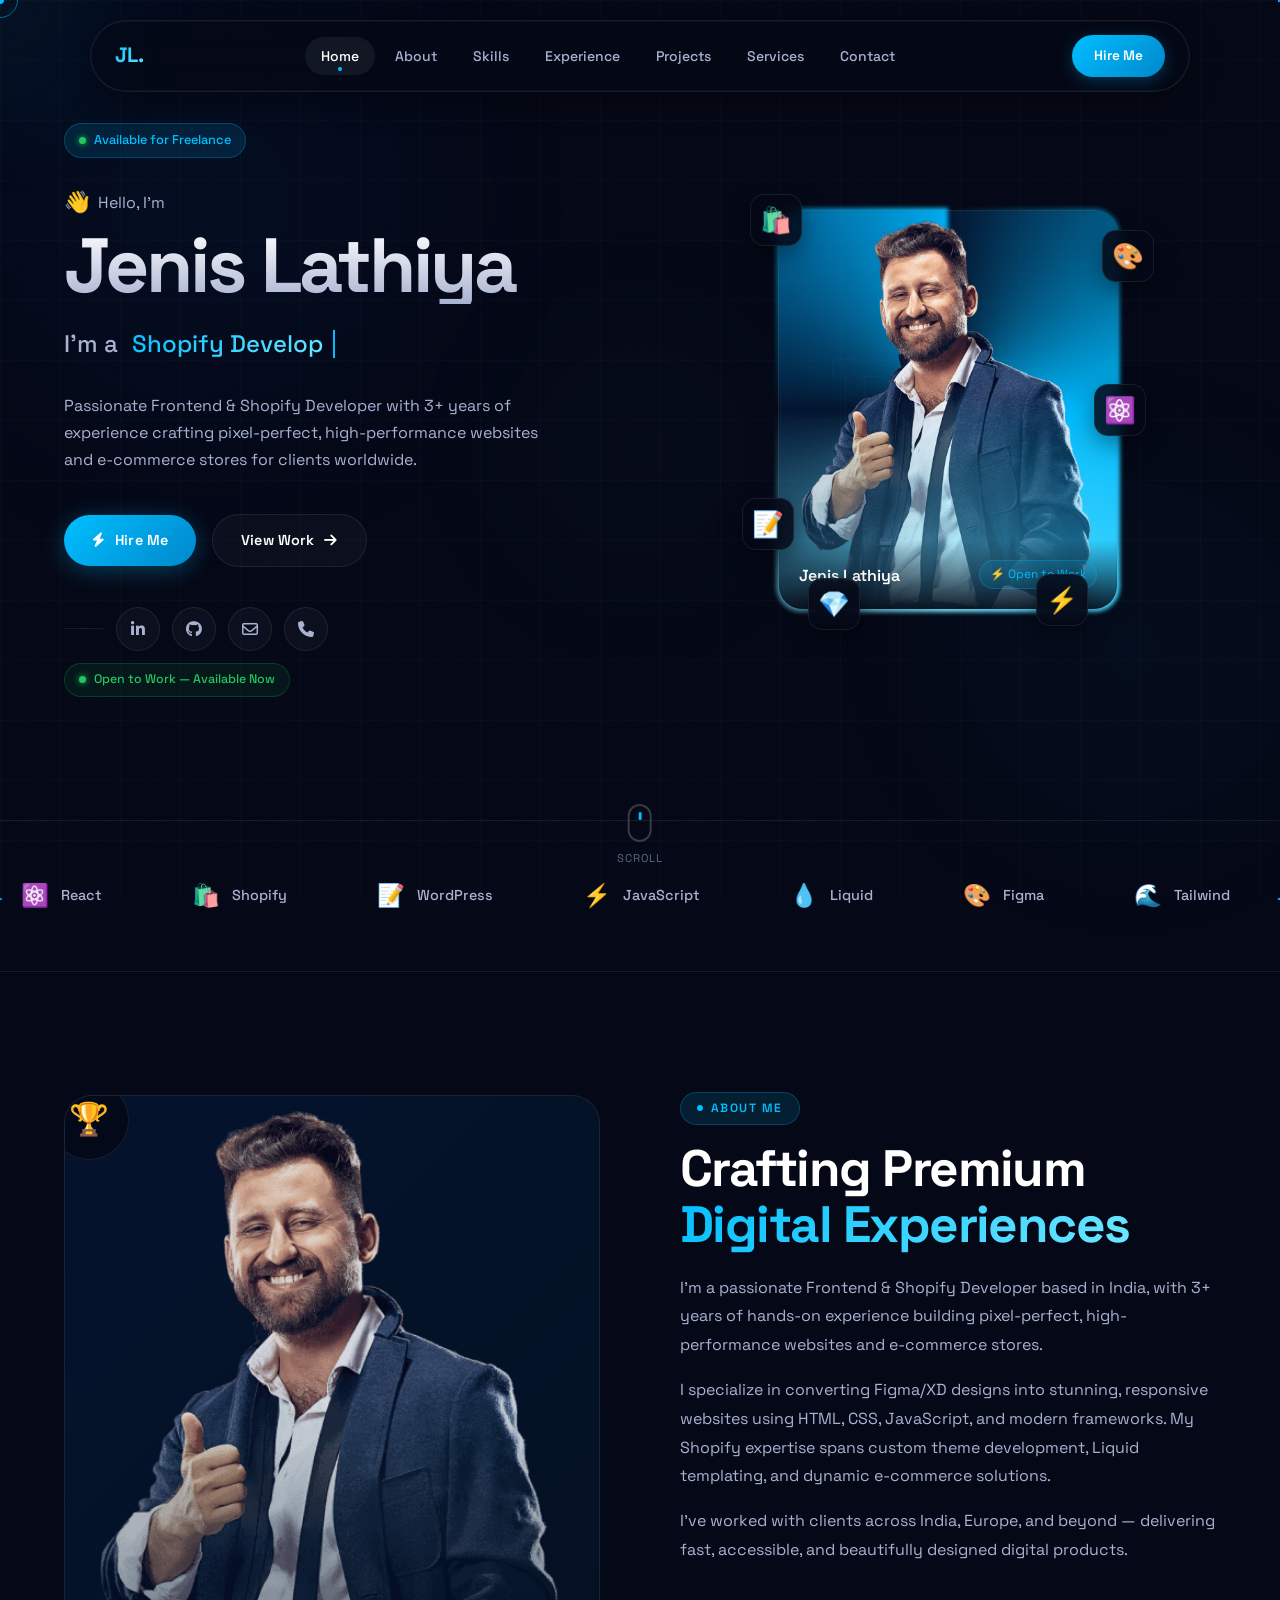
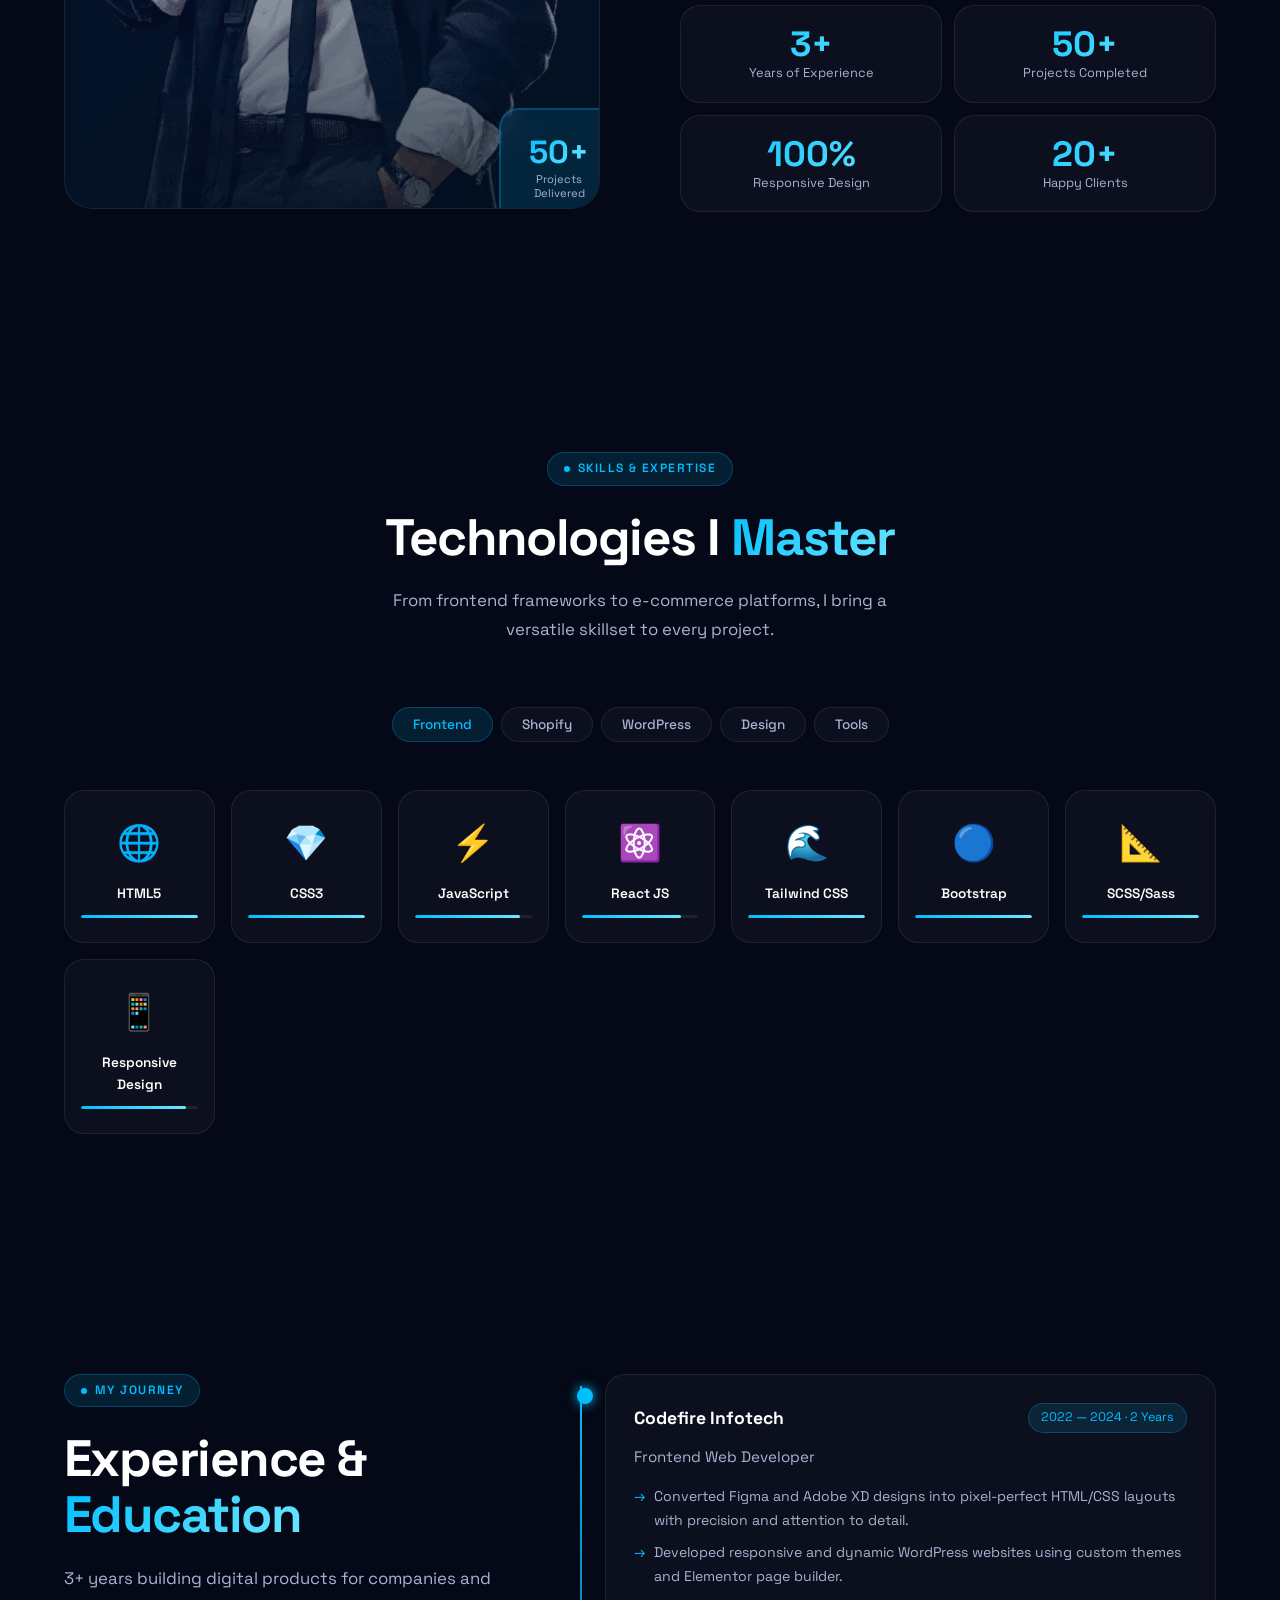
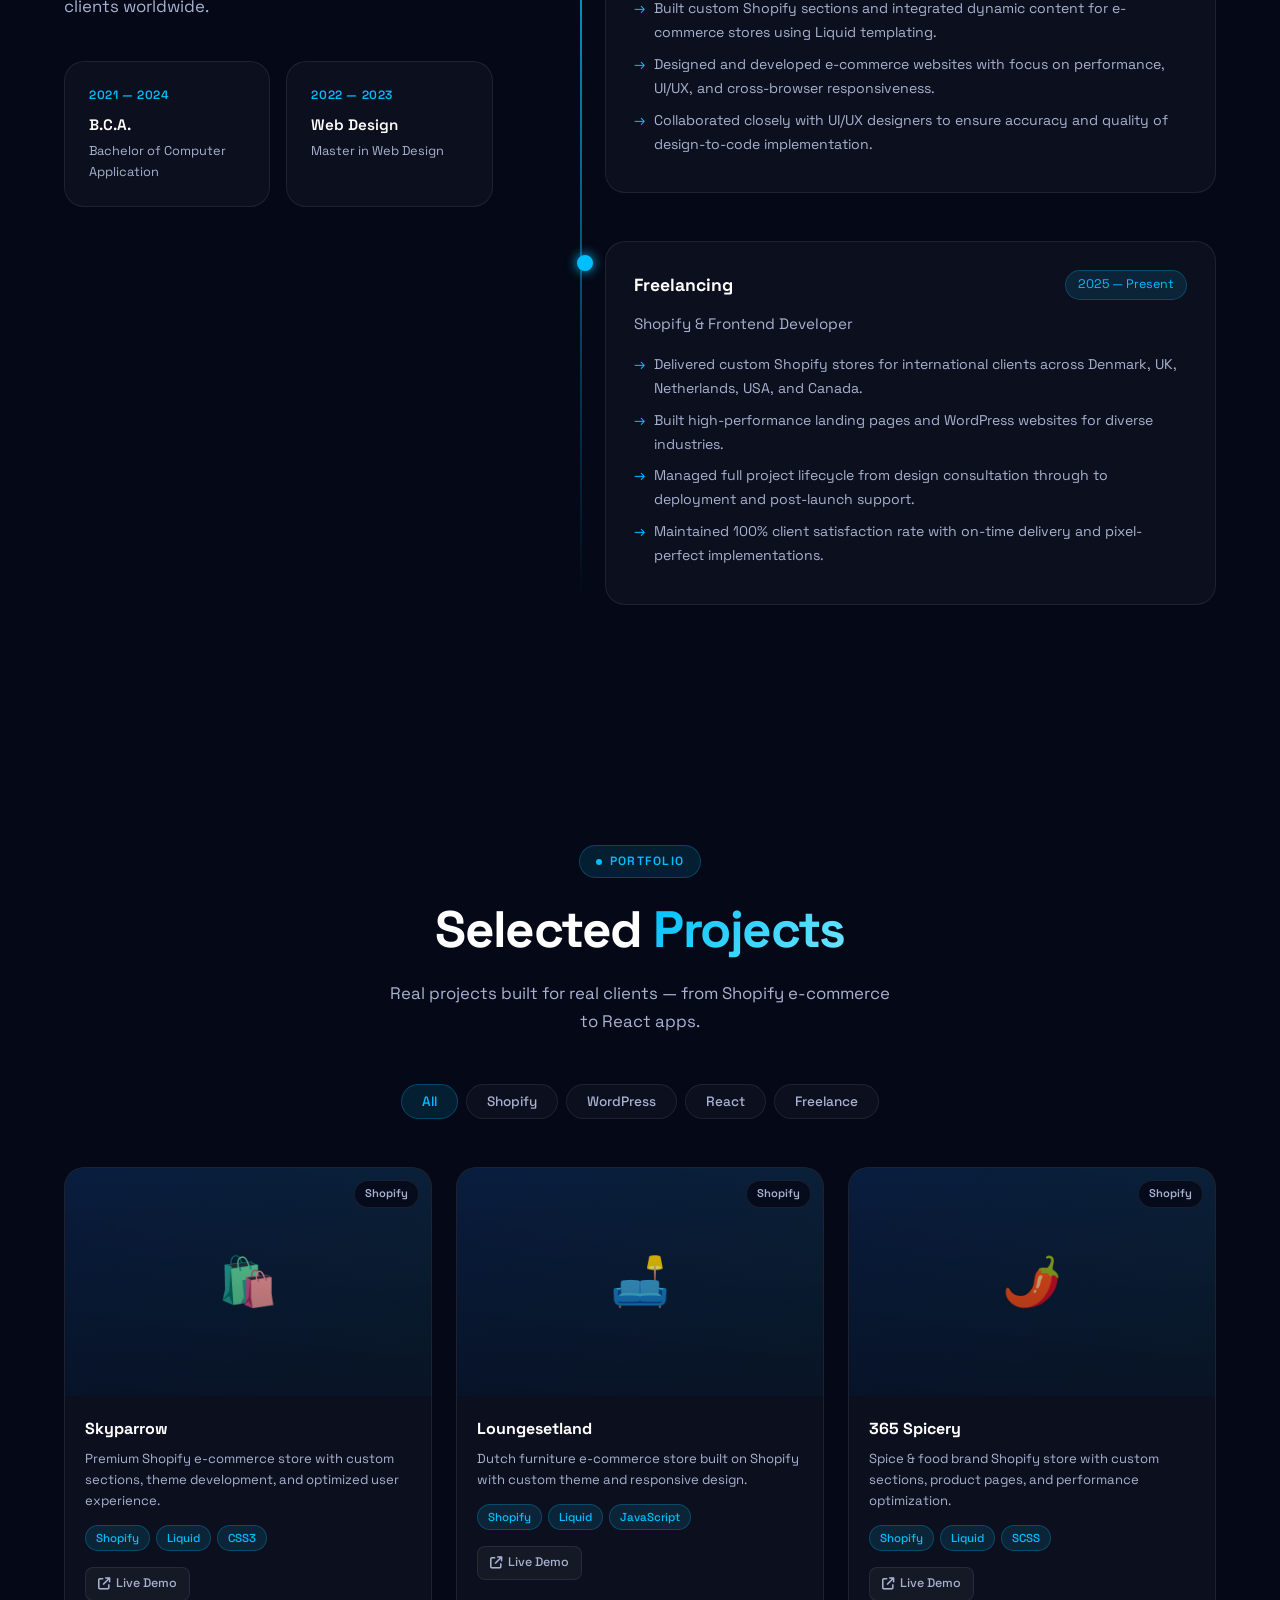
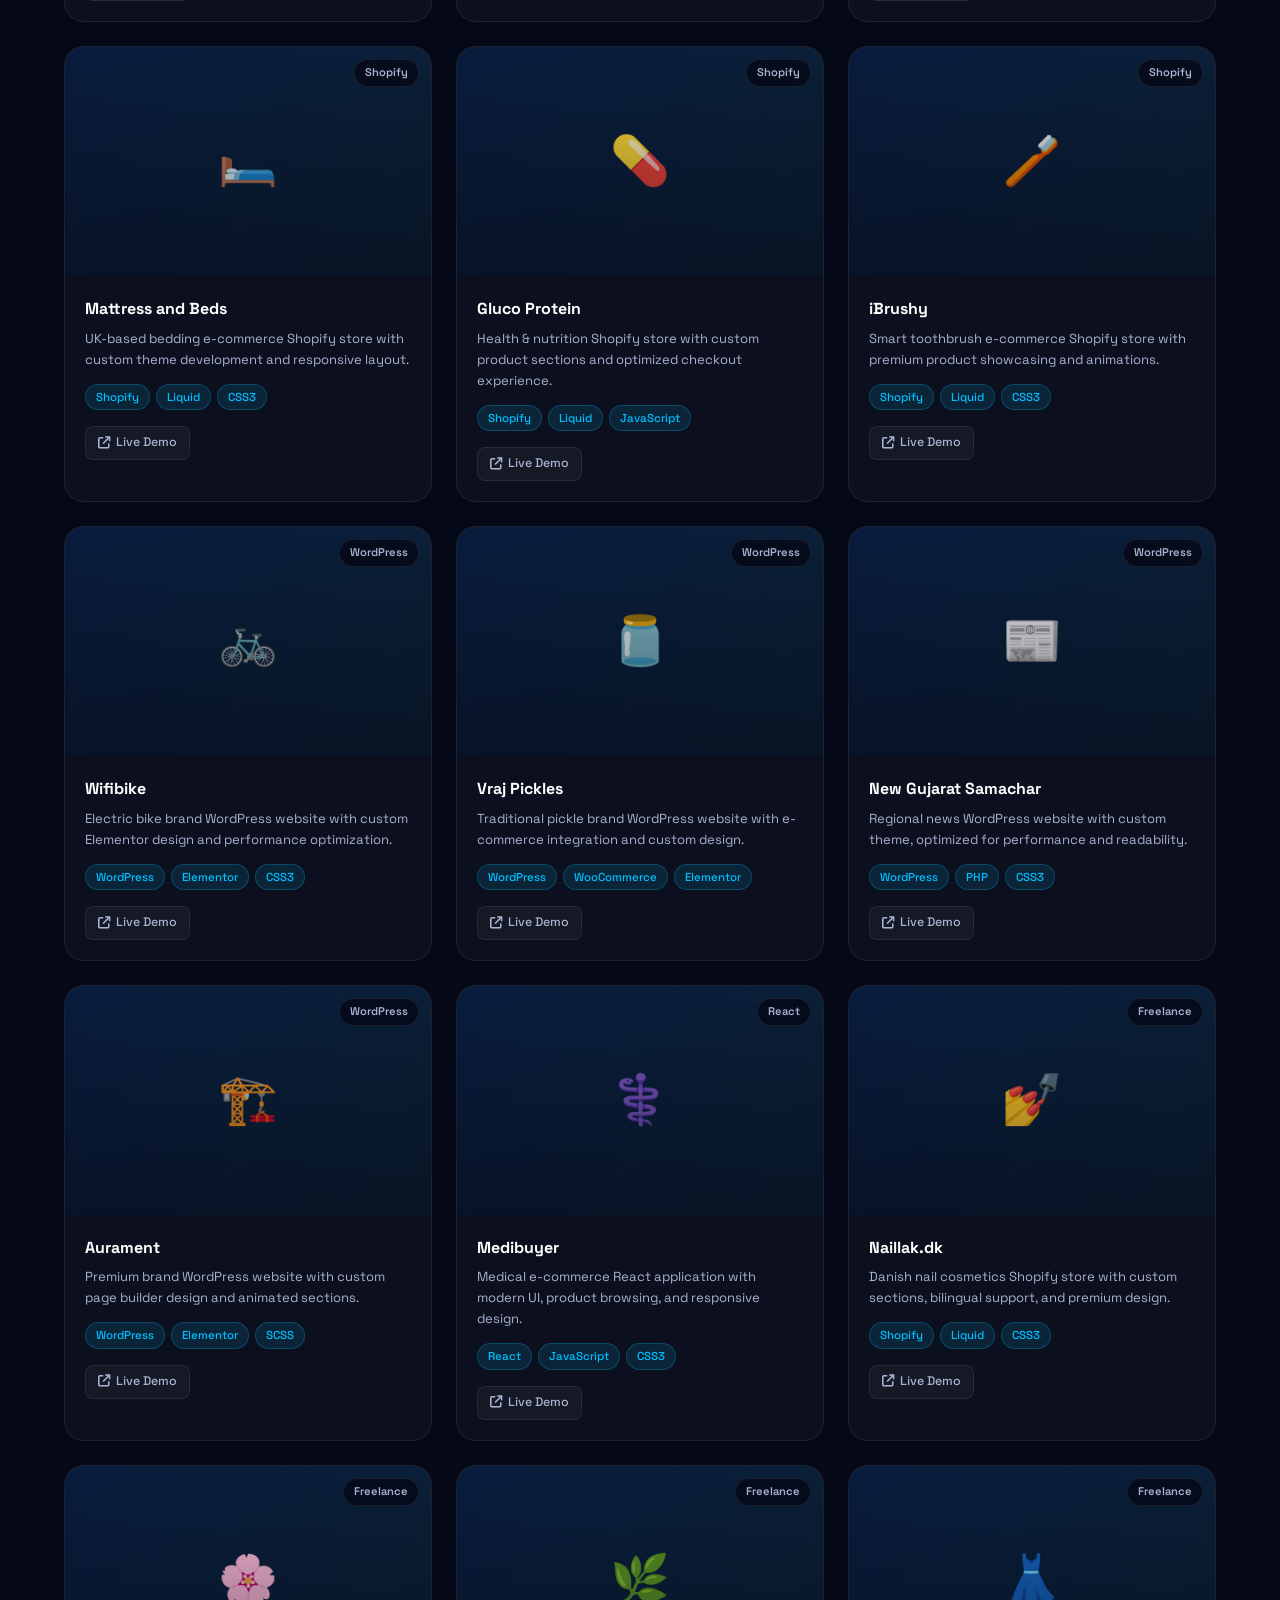
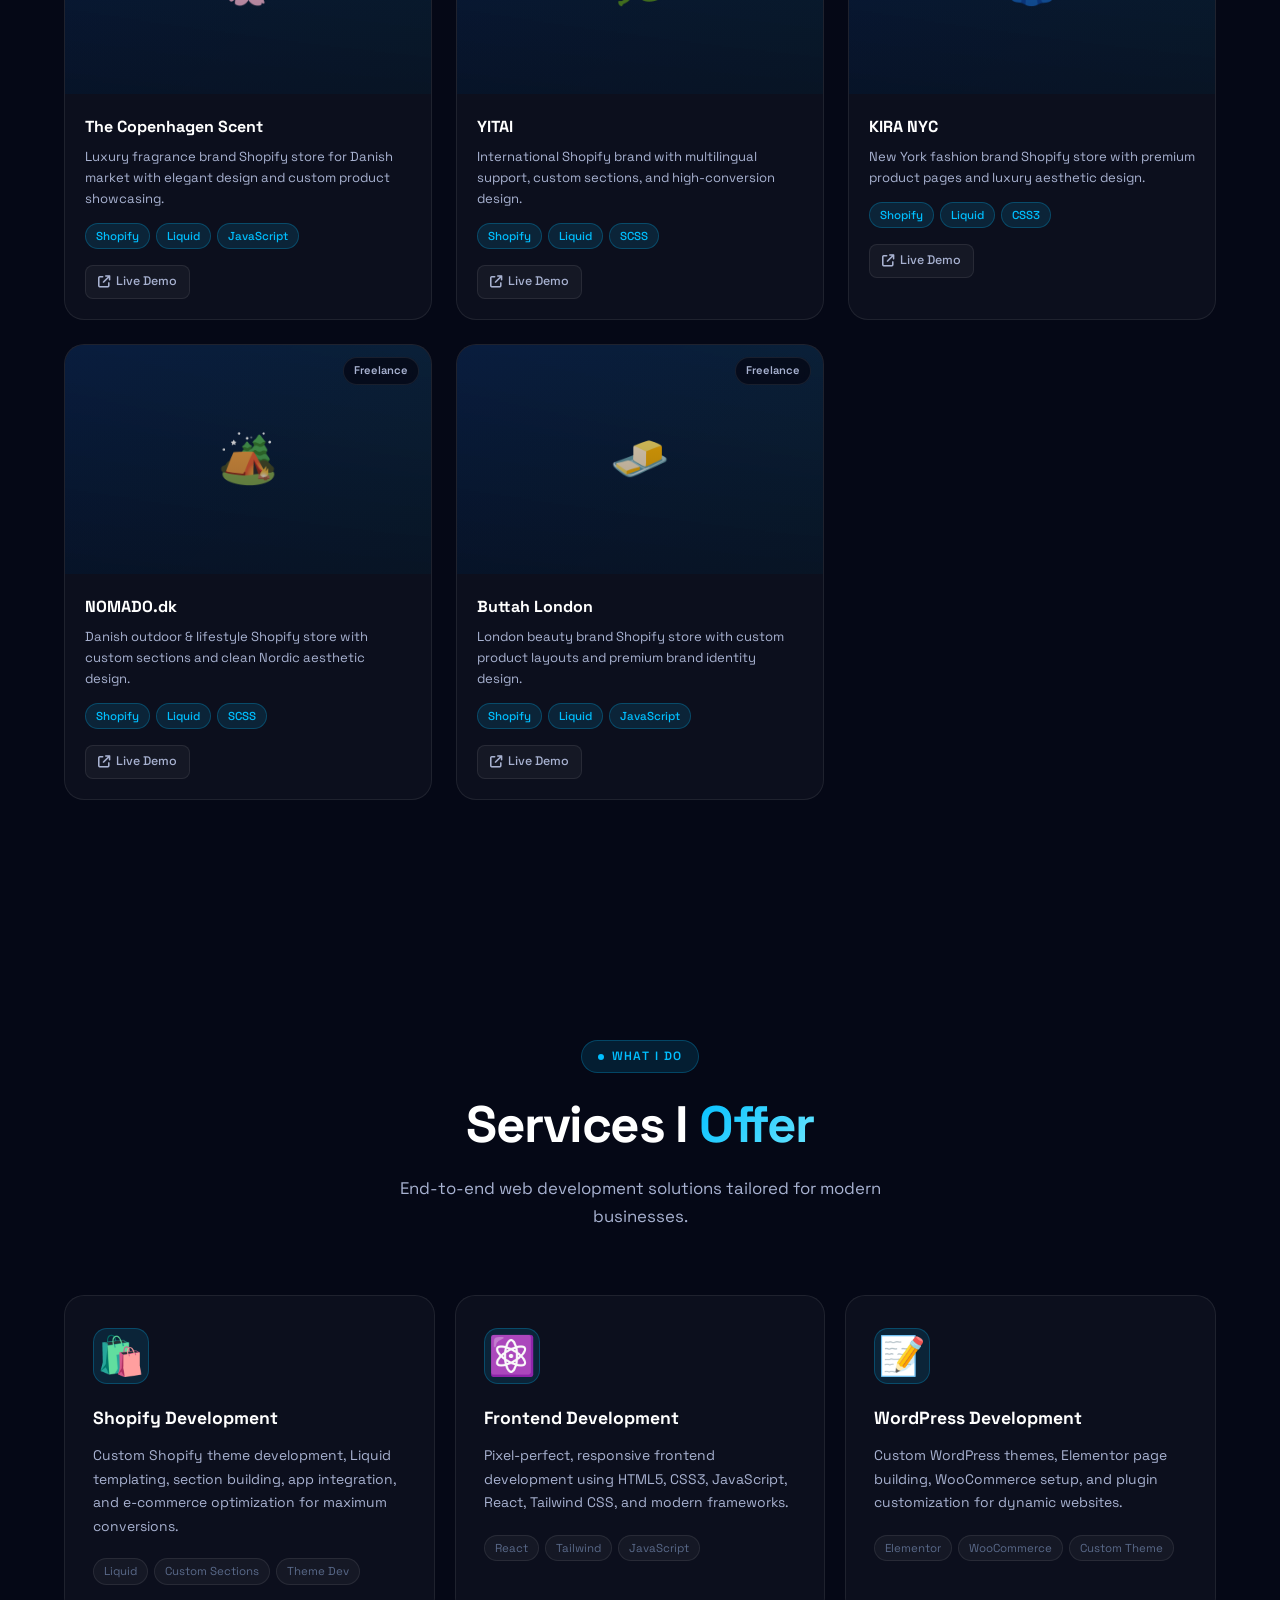
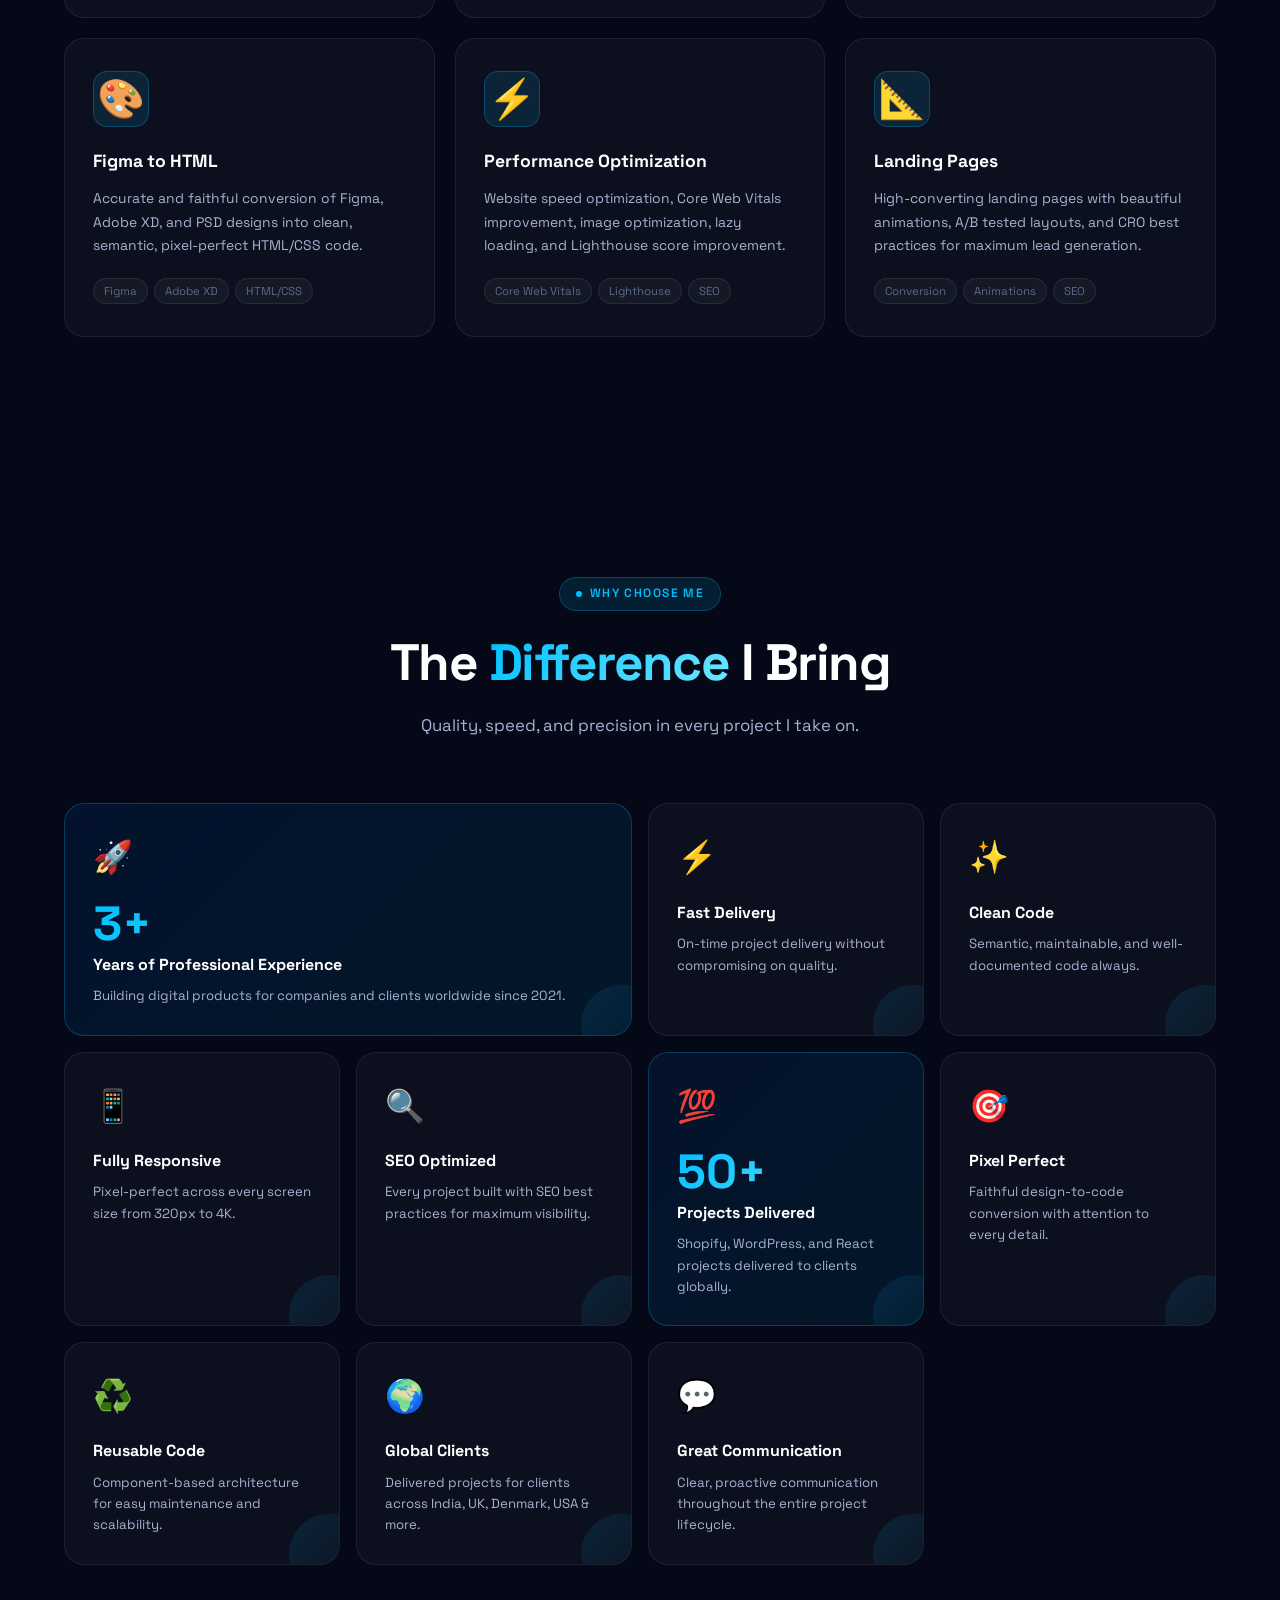
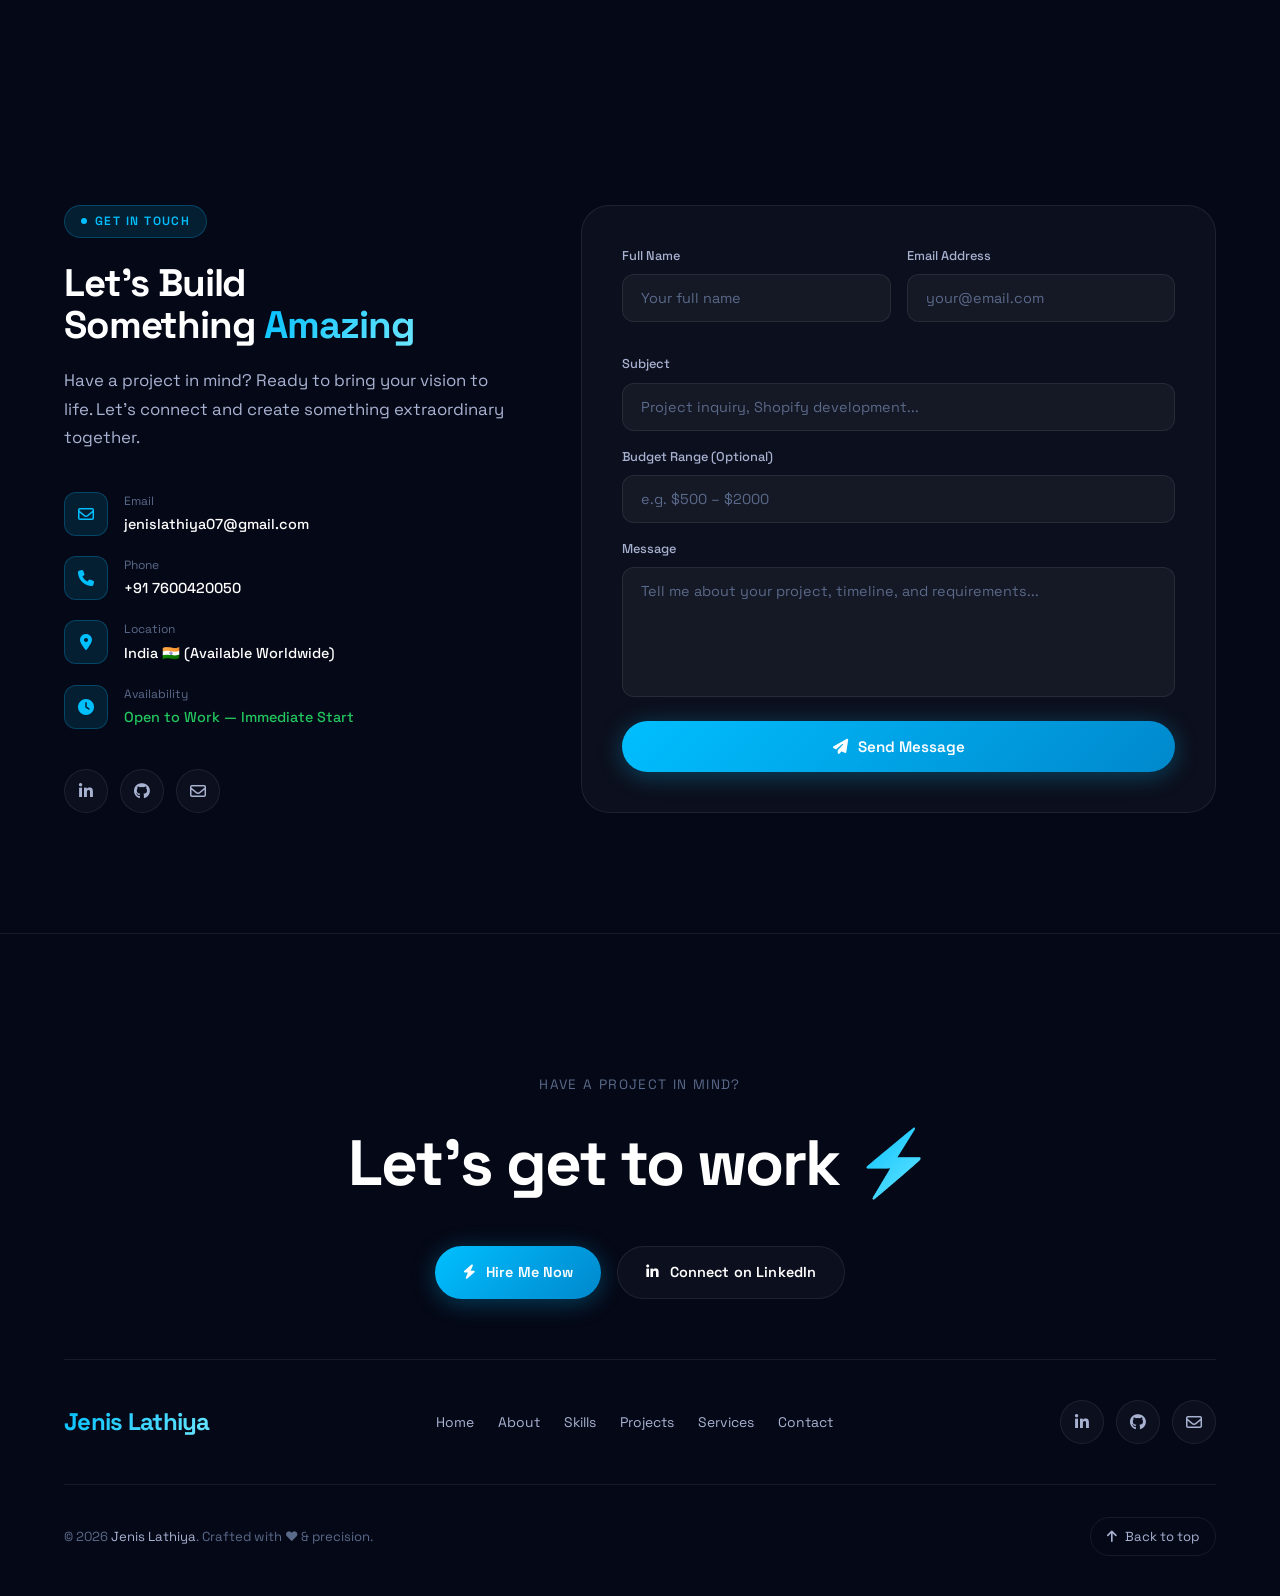
<file: index.html>
<!DOCTYPE html>
<html lang="en">

<head>
  <meta charset="UTF-8">
  <meta name="viewport" content="width=device-width, initial-scale=1.0">
  <meta http-equiv="X-UA-Compatible" content="IE=edge">
  <meta name="description"
    content="Jenis Lathiya — Premium Shopify Developer, Frontend Developer & WordPress Developer with 3+ years of experience building beautiful, high-performance websites.">
  <meta name="keywords"
    content="Shopify Developer, Frontend Developer, WordPress Developer, UI Developer, Jenis Lathiya, Web Developer India">
  <meta name="author" content="Jenis Lathiya">
  <meta property="og:title" content="Jenis Lathiya — Shopify & Frontend Developer">
  <meta property="og:description"
    content="Premium portfolio of Jenis Lathiya — Shopify, Frontend & WordPress Developer with 3+ years experience.">
  <meta property="og:type" content="website">
  <title>Jenis Lathiya — Shopify & Frontend Developer</title>
  <link rel="shortcut icon" type="image/x-icon" href="/assets/images/favicon.svg">
  <!-- Google Fonts -->
  <link rel="preconnect" href="https://fonts.googleapis.com">
  <link rel="preconnect" href="https://fonts.gstatic.com" crossorigin>
  <link
    href="https://fonts.googleapis.com/css2?family=Space+Grotesk:wght@300;400;500;600;700&family=Inter:wght@300;400;500;600;700&display=swap"
    rel="stylesheet">
  <!-- Font Awesome -->
  <link rel="stylesheet" href="https://cdnjs.cloudflare.com/ajax/libs/font-awesome/6.5.0/css/all.min.css">
  <!-- Custom CSS -->
  <link rel="stylesheet" href="/assets/css/portfolio.css">
</head>

<body>
  <!-- ===== PRELOADER ===== -->
  <div id="preloader" aria-hidden="true">
    <div class="preloader-logo">JL</div>
    <div class="preloader-bar">
      <div class="preloader-fill"></div>
    </div>
  </div>

  <!-- ===== CUSTOM CURSOR ===== -->
  <div class="cursor-dot" aria-hidden="true"></div>
  <div class="cursor-ring" aria-hidden="true"></div>

  <!-- ===== SCROLL PROGRESS ===== -->
  <div id="scroll-progress" role="progressbar" aria-label="Page scroll progress"></div>

  <!-- ===== ANIMATED BACKGROUND ===== -->
  <canvas id="bg-canvas" aria-hidden="true"></canvas>
  <div class="bg-grid" aria-hidden="true"></div>
  <div class="bg-glow-1" aria-hidden="true"></div>
  <div class="bg-glow-2" aria-hidden="true"></div>
  <div class="bg-glow-3" aria-hidden="true"></div>
  <div class="mouse-light" aria-hidden="true"></div>

  <!-- ===== MOBILE MENU ===== -->
  <nav class="mobile-menu" role="navigation" aria-label="Mobile navigation">
    <button class="mobile-menu-close" aria-label="Close menu">
      <i class="fa-solid fa-xmark"></i>
    </button>
    <a href="#home">Home</a>
    <a href="#about">About</a>
    <a href="#skills">Skills</a>
    <a href="#experience">Experience</a>
    <a href="#projects">Projects</a>
    <a href="#services">Services</a>
    <a href="#contact">Contact</a>
    <div class="mobile-menu-socials">
      <a href="https://www.linkedin.com/in/jenis-lathiya/" target="_blank" rel="noopener" class="btn-icon"
        aria-label="LinkedIn">
        <i class="fa-brands fa-linkedin-in"></i>
      </a>
      <a href="https://github.com/" target="_blank" rel="noopener" class="btn-icon" aria-label="GitHub">
        <i class="fa-brands fa-github"></i>
      </a>
      <a href="mailto:jenislathiya07@gmail.com" class="btn-icon" aria-label="Email">
        <i class="fa-regular fa-envelope"></i>
      </a>
    </div>
  </nav>

  <!-- ===== NAVBAR ===== -->
  <header id="navbar" role="banner">
    <div class="nav-inner">
      <a href="#home" class="nav-logo" aria-label="Jenis Lathiya">JL.</a>

      <nav class="nav-links" role="navigation" aria-label="Main navigation">
        <a href="#home" class="active">Home</a>
        <a href="#about">About</a>
        <a href="#skills">Skills</a>
        <a href="#experience">Experience</a>
        <a href="#projects">Projects</a>
        <a href="#services">Services</a>
        <a href="#contact">Contact</a>
      </nav>

      <div style="display:flex;align-items:center;gap:12px;">
        <a href="mailto:jenislathiya07@gmail.com" class="nav-cta">Hire Me</a>
        <button class="nav-hamburger" aria-label="Toggle menu" aria-expanded="false">
          <span></span>
          <span></span>
          <span></span>
        </button>
      </div>
    </div>
  </header>

  <!-- ===== HERO ===== -->
  <section id="home" aria-label="Hero section">
    <div class="container">
      <div class="hero-container">
        <!-- Hero Left -->
        <div class="hero-left">
          <div class="hero-badge" data-aos="fade-down">
            <span class="dot"></span>
            Available for Freelance
          </div>

          <p class="hero-greeting" data-aos="fade-up" data-aos-delay="50">
            <span>👋</span> Hello, I'm
          </p>

          <h1 class="hero-name" data-aos="fade-up" data-aos-delay="100">
            Jenis Lathiya
          </h1>

          <div class="hero-role" data-aos="fade-up" data-aos-delay="150">
            <span>I'm a&nbsp;</span>
            <span class="typed-text gradient-text">Shopify Developer</span>
            <span class="cursor-typed" aria-hidden="true"></span>
          </div>

          <p class="hero-desc" data-aos="fade-up" data-aos-delay="200">
            Passionate Frontend & Shopify Developer with 3+ years of experience crafting pixel-perfect, high-performance
            websites and e-commerce stores for clients worldwide.
          </p>

          <div class="hero-btns" data-aos="fade-up" data-aos-delay="250">
            <a href="mailto:jenislathiya07@gmail.com" class="btn btn-primary" id="hero-hire-btn">
              <i class="fa-solid fa-bolt"></i>
              Hire Me
            </a>
            <a href="#projects" class="btn btn-ghost" id="hero-work-btn">
              View Work
              <i class="fa-solid fa-arrow-right"></i>
            </a>
          </div>

          <div class="hero-socials" data-aos="fade-up" data-aos-delay="300">
            <div class="hero-socials-divider"></div>
            <a href="https://www.linkedin.com/in/jenis-lathiya/" target="_blank" rel="noopener" class="btn-icon"
              aria-label="LinkedIn">
              <i class="fa-brands fa-linkedin-in"></i>
            </a>
            <a href="https://github.com/" target="_blank" rel="noopener" class="btn-icon" aria-label="GitHub">
              <i class="fa-brands fa-github"></i>
            </a>
            <a href="mailto:jenislathiya07@gmail.com" class="btn-icon" aria-label="Email">
              <i class="fa-regular fa-envelope"></i>
            </a>
            <a href="tel:7600420050" class="btn-icon" aria-label="Phone">
              <i class="fa-solid fa-phone"></i>
            </a>
          </div>

          <div class="availability-badge" data-aos="fade-up" data-aos-delay="350">
            <span class="avail-dot"></span>
            Open to Work — Available Now
          </div>
        </div>

        <!-- Hero Right -->
        <div class="hero-right" data-aos="fade-left" data-aos-delay="150">
          <div class="profile-card-wrap" data-tilt>
            <!-- Glow border -->
            <div class="profile-card-glow" aria-hidden="true"></div>

            <!-- Profile Card -->
            <div class="profile-card">
              <div class="profile-card-inner">
                <img src="/assets/images/banner/banner-user-image-one.png"
                  alt="Jenis Lathiya — Shopify & Frontend Developer" loading="eager">
                <div class="profile-card-overlay">
                  <span class="profile-card-name">Jenis Lathiya</span>
                  <span class="profile-card-tag">⚡ Open to Work</span>
                </div>
              </div>
            </div>

            <!-- Floating Tech Icons -->
            <div class="tech-icon-float fi-1" title="Shopify" aria-label="Shopify">🛍️</div>
            <div class="tech-icon-float fi-2" title="React" aria-label="React">⚛️</div>
            <div class="tech-icon-float fi-3" title="WordPress" aria-label="WordPress">📝</div>
            <div class="tech-icon-float fi-4" title="Figma" aria-label="Figma">🎨</div>
            <div class="tech-icon-float fi-5" title="JavaScript" aria-label="JavaScript">⚡</div>
            <div class="tech-icon-float fi-6" title="CSS" aria-label="CSS">💎</div>

            <!-- BG text -->
            <div class="hero-bg-text" aria-hidden="true">DEV</div>
          </div>
        </div>
      </div>
    </div>

    <!-- Scroll indicator -->
    <div class="scroll-indicator" aria-hidden="true">
      <div class="scroll-mouse">
        <div class="scroll-wheel"></div>
      </div>
      <span>Scroll</span>
    </div>
  </section>

  <!-- ===== MARQUEE ===== -->
  <div id="marquee" aria-label="Technologies" aria-hidden="true">
    <div class="marquee-track">
      <div class="marquee-item"><span class="icon">⚛️</span> React</div>
      <div class="marquee-item"><span class="icon">🛍️</span> Shopify</div>
      <div class="marquee-item"><span class="icon">📝</span> WordPress</div>
      <div class="marquee-item"><span class="icon">⚡</span> JavaScript</div>
      <div class="marquee-item"><span class="icon">💧</span> Liquid</div>
      <div class="marquee-item"><span class="icon">🎨</span> Figma</div>
      <div class="marquee-item"><span class="icon">🌊</span> Tailwind</div>
      <div class="marquee-item"><span class="icon">🌐</span> HTML5</div>
      <div class="marquee-item"><span class="icon">💎</span> CSS3</div>
      <div class="marquee-item"><span class="icon">📐</span> SCSS</div>
      <div class="marquee-item"><span class="icon">🔵</span> Bootstrap</div>
      <div class="marquee-item"><span class="icon">🟣</span> Adobe XD</div>
      <!-- Duplicate for infinite loop -->
      <div class="marquee-item"><span class="icon">⚛️</span> React</div>
      <div class="marquee-item"><span class="icon">🛍️</span> Shopify</div>
      <div class="marquee-item"><span class="icon">📝</span> WordPress</div>
      <div class="marquee-item"><span class="icon">⚡</span> JavaScript</div>
      <div class="marquee-item"><span class="icon">💧</span> Liquid</div>
      <div class="marquee-item"><span class="icon">🎨</span> Figma</div>
      <div class="marquee-item"><span class="icon">🌊</span> Tailwind</div>
      <div class="marquee-item"><span class="icon">🌐</span> HTML5</div>
      <div class="marquee-item"><span class="icon">💎</span> CSS3</div>
      <div class="marquee-item"><span class="icon">📐</span> SCSS</div>
      <div class="marquee-item"><span class="icon">🔵</span> Bootstrap</div>
      <div class="marquee-item"><span class="icon">🟣</span> Adobe XD</div>
    </div>
  </div>

  <!-- ===== ABOUT ===== -->
  <section id="about" class="section-pad" aria-label="About me">
    <div class="container">
      <div class="about-grid">

        <!-- Image -->
        <div class="about-image-wrap" data-aos="fade-right">
          <div class="about-image-frame">
            <img src="/assets/images/banner/banner-user-image-one.png" alt="Jenis Lathiya — Developer" loading="lazy">
            <!-- Accent -->
            <div class="about-image-accent">
              <span class="num" data-count="50" data-suffix="+">0+</span>
              <span class="lbl">Projects<br>Delivered</span>
            </div>
            <div class="about-image-accent-2" aria-hidden="true">🏆</div>
          </div>
        </div>

        <!-- Content -->
        <div class="about-content">
          <span class="section-label" data-aos="fade-up">About Me</span>
          <h2 class="section-title" data-aos="fade-up" data-aos-delay="80">
            Crafting Premium<br><span>Digital Experiences</span>
          </h2>
          <p class="about-para" data-aos="fade-up" data-aos-delay="120">
            I'm a passionate Frontend & Shopify Developer based in India, with 3+ years of hands-on experience building
            pixel-perfect, high-performance websites and e-commerce stores.
          </p>
          <p class="about-para" data-aos="fade-up" data-aos-delay="160">
            I specialize in converting Figma/XD designs into stunning, responsive websites using HTML, CSS, JavaScript,
            and modern frameworks. My Shopify expertise spans custom theme development, Liquid templating, and dynamic
            e-commerce solutions.
          </p>
          <p class="about-para" data-aos="fade-up" data-aos-delay="200">
            I've worked with clients across India, Europe, and beyond — delivering fast, accessible, and beautifully
            designed digital products.
          </p>

          <!-- Stats -->
          <div class="stats-grid" data-aos="fade-up" data-aos-delay="240">
            <div class="stat-card">
              <div class="stat-num" data-count="3" data-suffix="+">0+</div>
              <div class="stat-label">Years of Experience</div>
            </div>
            <div class="stat-card">
              <div class="stat-num" data-count="50" data-suffix="+">0+</div>
              <div class="stat-label">Projects Completed</div>
            </div>
            <div class="stat-card">
              <div class="stat-num" data-count="100" data-suffix="%">0%</div>
              <div class="stat-label">Responsive Design</div>
            </div>
            <div class="stat-card">
              <div class="stat-num" data-count="20" data-suffix="+">0+</div>
              <div class="stat-label">Happy Clients</div>
            </div>
          </div>
        </div>

      </div>
    </div>
  </section>

  <!-- ===== SKILLS ===== -->
  <section id="skills" class="section-pad" aria-label="Skills">
    <div class="container">
      <div class="skills-header">
        <span class="section-label" data-aos="fade-up">Skills & Expertise</span>
        <h2 class="section-title" data-aos="fade-up" data-aos-delay="80">
          Technologies I <span>Master</span>
        </h2>
        <p class="section-desc" data-aos="fade-up" data-aos-delay="120">
          From frontend frameworks to e-commerce platforms, I bring a versatile skillset to every project.
        </p>
      </div>

      <!-- Tabs -->
      <div class="skills-tabs" data-aos="fade-up" data-aos-delay="160">
        <button class="skill-tab-btn active" data-tab="frontend">Frontend</button>
        <button class="skill-tab-btn" data-tab="shopify">Shopify</button>
        <button class="skill-tab-btn" data-tab="wordpress">WordPress</button>
        <button class="skill-tab-btn" data-tab="design">Design</button>
        <button class="skill-tab-btn" data-tab="tools">Tools</button>
      </div>

      <!-- Frontend -->
      <div class="skills-group active" data-group="frontend">
        <div class="skill-card" style="--fill: 100%"><span class="skill-card-icon">🌐</span>
          <div class="skill-card-name">HTML5</div>
          <div class="skill-card-bar">
            <div class="skill-card-fill"></div>
          </div>
        </div>
        <div class="skill-card" style="--fill: 100%"><span class="skill-card-icon">💎</span>
          <div class="skill-card-name">CSS3</div>
          <div class="skill-card-bar">
            <div class="skill-card-fill"></div>
          </div>
        </div>
        <div class="skill-card" style="--fill: 90%"><span class="skill-card-icon">⚡</span>
          <div class="skill-card-name">JavaScript</div>
          <div class="skill-card-bar">
            <div class="skill-card-fill"></div>
          </div>
        </div>
        <div class="skill-card" style="--fill: 85%"><span class="skill-card-icon">⚛️</span>
          <div class="skill-card-name">React JS</div>
          <div class="skill-card-bar">
            <div class="skill-card-fill"></div>
          </div>
        </div>
        <div class="skill-card" style="--fill: 100%"><span class="skill-card-icon">🌊</span>
          <div class="skill-card-name">Tailwind CSS</div>
          <div class="skill-card-bar">
            <div class="skill-card-fill"></div>
          </div>
        </div>
        <div class="skill-card" style="--fill: 100%"><span class="skill-card-icon">🔵</span>
          <div class="skill-card-name">Bootstrap</div>
          <div class="skill-card-bar">
            <div class="skill-card-fill"></div>
          </div>
        </div>
        <div class="skill-card" style="--fill: 100%"><span class="skill-card-icon">📐</span>
          <div class="skill-card-name">SCSS/Sass</div>
          <div class="skill-card-bar">
            <div class="skill-card-fill"></div>
          </div>
        </div>
        <div class="skill-card" style="--fill: 90%"><span class="skill-card-icon">📱</span>
          <div class="skill-card-name">Responsive Design</div>
          <div class="skill-card-bar">
            <div class="skill-card-fill"></div>
          </div>
        </div>
      </div>

      <!-- Shopify -->
      <div class="skills-group" data-group="shopify">
        <div class="skill-card" style="--fill: 90%"><span class="skill-card-icon">🛍️</span>
          <div class="skill-card-name">Shopify Themes</div>
          <div class="skill-card-bar">
            <div class="skill-card-fill"></div>
          </div>
        </div>
        <div class="skill-card" style="--fill: 85%"><span class="skill-card-icon">💧</span>
          <div class="skill-card-name">Liquid Templating</div>
          <div class="skill-card-bar">
            <div class="skill-card-fill"></div>
          </div>
        </div>
        <div class="skill-card" style="--fill: 80%"><span class="skill-card-icon">⚙️</span>
          <div class="skill-card-name">Custom Sections</div>
          <div class="skill-card-bar">
            <div class="skill-card-fill"></div>
          </div>
        </div>
        <div class="skill-card" style="--fill: 75%"><span class="skill-card-icon">🔌</span>
          <div class="skill-card-name">App Integration</div>
          <div class="skill-card-bar">
            <div class="skill-card-fill"></div>
          </div>
        </div>
        <div class="skill-card" style="--fill: 80%"><span class="skill-card-icon">🎯</span>
          <div class="skill-card-name">Theme Customization</div>
          <div class="skill-card-bar">
            <div class="skill-card-fill"></div>
          </div>
        </div>
        <div class="skill-card" style="--fill: 75%"><span class="skill-card-icon">💰</span>
          <div class="skill-card-name">E-commerce Setup</div>
          <div class="skill-card-bar">
            <div class="skill-card-fill"></div>
          </div>
        </div>
      </div>

      <!-- WordPress -->
      <div class="skills-group" data-group="wordpress">
        <div class="skill-card" style="--fill: 85%"><span class="skill-card-icon">📝</span>
          <div class="skill-card-name">WordPress</div>
          <div class="skill-card-bar">
            <div class="skill-card-fill"></div>
          </div>
        </div>
        <div class="skill-card" style="--fill: 90%"><span class="skill-card-icon">🎛️</span>
          <div class="skill-card-name">Elementor</div>
          <div class="skill-card-bar">
            <div class="skill-card-fill"></div>
          </div>
        </div>
        <div class="skill-card" style="--fill: 80%"><span class="skill-card-icon">🏗️</span>
          <div class="skill-card-name">Custom Themes</div>
          <div class="skill-card-bar">
            <div class="skill-card-fill"></div>
          </div>
        </div>
        <div class="skill-card" style="--fill: 75%"><span class="skill-card-icon">🔧</span>
          <div class="skill-card-name">WooCommerce</div>
          <div class="skill-card-bar">
            <div class="skill-card-fill"></div>
          </div>
        </div>
        <div class="skill-card" style="--fill: 85%"><span class="skill-card-icon">⚡</span>
          <div class="skill-card-name">Performance Opt.</div>
          <div class="skill-card-bar">
            <div class="skill-card-fill"></div>
          </div>
        </div>
      </div>

      <!-- Design -->
      <div class="skills-group" data-group="design">
        <div class="skill-card" style="--fill: 90%"><span class="skill-card-icon">🎨</span>
          <div class="skill-card-name">Figma</div>
          <div class="skill-card-bar">
            <div class="skill-card-fill"></div>
          </div>
        </div>
        <div class="skill-card" style="--fill: 85%"><span class="skill-card-icon">🖌️</span>
          <div class="skill-card-name">Adobe XD</div>
          <div class="skill-card-bar">
            <div class="skill-card-fill"></div>
          </div>
        </div>
        <div class="skill-card" style="--fill: 90%"><span class="skill-card-icon">📸</span>
          <div class="skill-card-name">Photoshop</div>
          <div class="skill-card-bar">
            <div class="skill-card-fill"></div>
          </div>
        </div>
        <div class="skill-card" style="--fill: 85%"><span class="skill-card-icon">✏️</span>
          <div class="skill-card-name">Illustrator</div>
          <div class="skill-card-bar">
            <div class="skill-card-fill"></div>
          </div>
        </div>
        <div class="skill-card" style="--fill: 100%"><span class="skill-card-icon">🖼️</span>
          <div class="skill-card-name">Canva</div>
          <div class="skill-card-bar">
            <div class="skill-card-fill"></div>
          </div>
        </div>
        <div class="skill-card" style="--fill: 85%"><span class="skill-card-icon">🔤</span>
          <div class="skill-card-name">Logo Design</div>
          <div class="skill-card-bar">
            <div class="skill-card-fill"></div>
          </div>
        </div>
      </div>

      <!-- Tools -->
      <div class="skills-group" data-group="tools">
        <div class="skill-card" style="--fill: 85%"><span class="skill-card-icon">🐙</span>
          <div class="skill-card-name">Git & GitHub</div>
          <div class="skill-card-bar">
            <div class="skill-card-fill"></div>
          </div>
        </div>
        <div class="skill-card" style="--fill: 80%"><span class="skill-card-icon">🔷</span>
          <div class="skill-card-name">VS Code</div>
          <div class="skill-card-bar">
            <div class="skill-card-fill"></div>
          </div>
        </div>
        <div class="skill-card" style="--fill: 75%"><span class="skill-card-icon">🐬</span>
          <div class="skill-card-name">Chrome DevTools</div>
          <div class="skill-card-bar">
            <div class="skill-card-fill"></div>
          </div>
        </div>
        <div class="skill-card" style="--fill: 70%"><span class="skill-card-icon">📦</span>
          <div class="skill-card-name">npm / Vite</div>
          <div class="skill-card-bar">
            <div class="skill-card-fill"></div>
          </div>
        </div>
        <div class="skill-card" style="--fill: 80%"><span class="skill-card-icon">🌐</span>
          <div class="skill-card-name">cPanel / Hosting</div>
          <div class="skill-card-bar">
            <div class="skill-card-fill"></div>
          </div>
        </div>
        <div class="skill-card" style="--fill: 75%"><span class="skill-card-icon">🚀</span>
          <div class="skill-card-name">SEO Basics</div>
          <div class="skill-card-bar">
            <div class="skill-card-fill"></div>
          </div>
        </div>
      </div>

    </div>
  </section>

  <!-- ===== EXPERIENCE ===== -->
  <section id="experience" class="section-pad" aria-label="Experience and Education">
    <div class="container">
      <div class="experience-layout">

        <!-- Left: Header + Education -->
        <div class="experience-header">
          <span class="section-label" data-aos="fade-up">My Journey</span>
          <h2 class="section-title" data-aos="fade-up" data-aos-delay="80">
            Experience &<br><span>Education</span>
          </h2>
          <p class="section-desc" data-aos="fade-up" data-aos-delay="120">
            3+ years building digital products for companies and clients worldwide.
          </p>

          <!-- Education cards -->
          <div class="edu-grid" data-aos="fade-up" data-aos-delay="160">
            <div class="edu-card">
              <div class="edu-year">2021 — 2024</div>
              <div class="edu-degree">B.C.A.</div>
              <div class="edu-type">Bachelor of Computer Application</div>
            </div>
            <div class="edu-card">
              <div class="edu-year">2022 — 2023</div>
              <div class="edu-degree">Web Design</div>
              <div class="edu-type">Master in Web Design</div>
            </div>
          </div>
        </div>

        <!-- Right: Timeline -->
        <div class="timeline" data-aos="fade-left" data-aos-delay="100">

          <!-- Current Position -->
          <div class="timeline-item">
            <div class="timeline-dot current"></div>
            <div class="timeline-card">
              <div class="timeline-meta">
                <span class="timeline-company">Codefire Infotech</span>
                <span class="timeline-period">2022 — 2024 · 2 Years</span>
              </div>
              <div class="timeline-role">Frontend Web Developer</div>
              <ul class="timeline-achievements">
                <li>Converted Figma and Adobe XD designs into pixel-perfect HTML/CSS layouts with precision and
                  attention to detail.</li>
                <li>Developed responsive and dynamic WordPress websites using custom themes and Elementor page builder.
                </li>
                <li>Built custom Shopify sections and integrated dynamic content for e-commerce stores using Liquid
                  templating.</li>
                <li>Designed and developed e-commerce websites with focus on performance, UI/UX, and cross-browser
                  responsiveness.</li>
                <li>Collaborated closely with UI/UX designers to ensure accuracy and quality of design-to-code
                  implementation.</li>
              </ul>
            </div>
          </div>

          <!-- Freelancing -->
          <div class="timeline-item">
            <div class="timeline-dot current"></div>
            <div class="timeline-card">
              <div class="timeline-meta">
                <span class="timeline-company">Freelancing</span>
                <span class="timeline-period">2025 — Present</span>
              </div>
              <div class="timeline-role">Shopify & Frontend Developer</div>
              <ul class="timeline-achievements">
                <li>Delivered custom Shopify stores for international clients across Denmark, UK, Netherlands, USA, and
                  Canada.</li>
                <li>Built high-performance landing pages and WordPress websites for diverse industries.</li>
                <li>Managed full project lifecycle from design consultation through to deployment and post-launch
                  support.</li>
                <li>Maintained 100% client satisfaction rate with on-time delivery and pixel-perfect implementations.
                </li>
              </ul>
            </div>
          </div>

        </div>
      </div>
    </div>
  </section>

  <!-- ===== PROJECTS ===== -->
  <section id="projects" class="section-pad" aria-label="Projects">
    <div class="container">
      <div class="projects-header">
        <span class="section-label" data-aos="fade-up">Portfolio</span>
        <h2 class="section-title" data-aos="fade-up" data-aos-delay="80">
          Selected <span>Projects</span>
        </h2>
        <p class="section-desc" style="margin:0 auto" data-aos="fade-up" data-aos-delay="120">
          Real projects built for real clients — from Shopify e-commerce to React apps.
        </p>
      </div>

      <!-- Filters -->
      <div class="project-filters" data-aos="fade-up" data-aos-delay="160">
        <button class="filter-btn active" data-filter="all">All</button>
        <button class="filter-btn" data-filter="shopify">Shopify</button>
        <button class="filter-btn" data-filter="wordpress">WordPress</button>
        <button class="filter-btn" data-filter="react">React</button>
        <button class="filter-btn" data-filter="freelance">Freelance</button>
      </div>

      <!-- Projects Grid -->
      <div class="projects-grid" data-aos="fade-up" data-aos-delay="200">

        <!-- Shopify Projects -->
        <article class="project-card" data-type="shopify" data-tilt>
          <div class="project-card-glow"></div>
          <div class="project-thumb">
            <div class="project-thumb-inner">🛍️</div>
            <div class="project-thumb-overlay"></div>
            <span class="project-type-badge">Shopify</span>
          </div>
          <div class="project-content">
            <h3 class="project-title">Skyparrow</h3>
            <p class="project-desc">Premium Shopify e-commerce store with custom sections, theme development, and
              optimized user experience.</p>
            <div class="project-tags">
              <span class="project-tag">Shopify</span>
              <span class="project-tag">Liquid</span>
              <span class="project-tag">CSS3</span>
            </div>
            <div class="project-links">
              <a href="https://skyparrow.com/" target="_blank" rel="noopener" class="project-link"><i
                  class="fa-solid fa-arrow-up-right-from-square"></i> Live Demo</a>
            </div>
          </div>
        </article>

        <article class="project-card" data-type="shopify" data-tilt>
          <div class="project-card-glow"></div>
          <div class="project-thumb">
            <div class="project-thumb-inner">🛋️</div>
            <div class="project-thumb-overlay"></div>
            <span class="project-type-badge">Shopify</span>
          </div>
          <div class="project-content">
            <h3 class="project-title">Loungesetland</h3>
            <p class="project-desc">Dutch furniture e-commerce store built on Shopify with custom theme and responsive
              design.</p>
            <div class="project-tags">
              <span class="project-tag">Shopify</span>
              <span class="project-tag">Liquid</span>
              <span class="project-tag">JavaScript</span>
            </div>
            <div class="project-links">
              <a href="https://loungesetland.nl/" target="_blank" rel="noopener" class="project-link"><i
                  class="fa-solid fa-arrow-up-right-from-square"></i> Live Demo</a>
            </div>
          </div>
        </article>

        <article class="project-card" data-type="shopify" data-tilt>
          <div class="project-card-glow"></div>
          <div class="project-thumb">
            <div class="project-thumb-inner">🌶️</div>
            <div class="project-thumb-overlay"></div>
            <span class="project-type-badge">Shopify</span>
          </div>
          <div class="project-content">
            <h3 class="project-title">365 Spicery</h3>
            <p class="project-desc">Spice & food brand Shopify store with custom sections, product pages, and
              performance optimization.</p>
            <div class="project-tags">
              <span class="project-tag">Shopify</span>
              <span class="project-tag">Liquid</span>
              <span class="project-tag">SCSS</span>
            </div>
            <div class="project-links">
              <a href="https://365spicery.com/" target="_blank" rel="noopener" class="project-link"><i
                  class="fa-solid fa-arrow-up-right-from-square"></i> Live Demo</a>
            </div>
          </div>
        </article>

        <article class="project-card" data-type="shopify" data-tilt>
          <div class="project-card-glow"></div>
          <div class="project-thumb">
            <div class="project-thumb-inner">🛏️</div>
            <div class="project-thumb-overlay"></div>
            <span class="project-type-badge">Shopify</span>
          </div>
          <div class="project-content">
            <h3 class="project-title">Mattress and Beds</h3>
            <p class="project-desc">UK-based bedding e-commerce Shopify store with custom theme development and
              responsive layout.</p>
            <div class="project-tags">
              <span class="project-tag">Shopify</span>
              <span class="project-tag">Liquid</span>
              <span class="project-tag">CSS3</span>
            </div>
            <div class="project-links">
              <a href="https://mattressandbeds.co.uk/" target="_blank" rel="noopener" class="project-link"><i
                  class="fa-solid fa-arrow-up-right-from-square"></i> Live Demo</a>
            </div>
          </div>
        </article>

        <article class="project-card" data-type="shopify" data-tilt>
          <div class="project-card-glow"></div>
          <div class="project-thumb">
            <div class="project-thumb-inner">💊</div>
            <div class="project-thumb-overlay"></div>
            <span class="project-type-badge">Shopify</span>
          </div>
          <div class="project-content">
            <h3 class="project-title">Gluco Protein</h3>
            <p class="project-desc">Health & nutrition Shopify store with custom product sections and optimized checkout
              experience.</p>
            <div class="project-tags">
              <span class="project-tag">Shopify</span>
              <span class="project-tag">Liquid</span>
              <span class="project-tag">JavaScript</span>
            </div>
            <div class="project-links">
              <a href="https://gluco-protein.com/" target="_blank" rel="noopener" class="project-link"><i
                  class="fa-solid fa-arrow-up-right-from-square"></i> Live Demo</a>
            </div>
          </div>
        </article>

        <article class="project-card" data-type="shopify" data-tilt>
          <div class="project-card-glow"></div>
          <div class="project-thumb">
            <div class="project-thumb-inner">🪥</div>
            <div class="project-thumb-overlay"></div>
            <span class="project-type-badge">Shopify</span>
          </div>
          <div class="project-content">
            <h3 class="project-title">iBrushy</h3>
            <p class="project-desc">Smart toothbrush e-commerce Shopify store with premium product showcasing and
              animations.</p>
            <div class="project-tags">
              <span class="project-tag">Shopify</span>
              <span class="project-tag">Liquid</span>
              <span class="project-tag">CSS3</span>
            </div>
            <div class="project-links">
              <a href="http://ibrushy.com/" target="_blank" rel="noopener" class="project-link"><i
                  class="fa-solid fa-arrow-up-right-from-square"></i> Live Demo</a>
            </div>
          </div>
        </article>

        <!-- WordPress Projects -->
        <article class="project-card" data-type="wordpress" data-tilt>
          <div class="project-card-glow"></div>
          <div class="project-thumb">
            <div class="project-thumb-inner">🚲</div>
            <div class="project-thumb-overlay"></div>
            <span class="project-type-badge">WordPress</span>
          </div>
          <div class="project-content">
            <h3 class="project-title">Wifibike</h3>
            <p class="project-desc">Electric bike brand WordPress website with custom Elementor design and performance
              optimization.</p>
            <div class="project-tags">
              <span class="project-tag">WordPress</span>
              <span class="project-tag">Elementor</span>
              <span class="project-tag">CSS3</span>
            </div>
            <div class="project-links">
              <a href="https://wifibikes.in/" target="_blank" rel="noopener" class="project-link"><i
                  class="fa-solid fa-arrow-up-right-from-square"></i> Live Demo</a>
            </div>
          </div>
        </article>

        <article class="project-card" data-type="wordpress" data-tilt>
          <div class="project-card-glow"></div>
          <div class="project-thumb">
            <div class="project-thumb-inner">🫙</div>
            <div class="project-thumb-overlay"></div>
            <span class="project-type-badge">WordPress</span>
          </div>
          <div class="project-content">
            <h3 class="project-title">Vraj Pickles</h3>
            <p class="project-desc">Traditional pickle brand WordPress website with e-commerce integration and custom
              design.</p>
            <div class="project-tags">
              <span class="project-tag">WordPress</span>
              <span class="project-tag">WooCommerce</span>
              <span class="project-tag">Elementor</span>
            </div>
            <div class="project-links">
              <a href="https://vrajpickles.com/" target="_blank" rel="noopener" class="project-link"><i
                  class="fa-solid fa-arrow-up-right-from-square"></i> Live Demo</a>
            </div>
          </div>
        </article>

        <article class="project-card" data-type="wordpress" data-tilt>
          <div class="project-card-glow"></div>
          <div class="project-thumb">
            <div class="project-thumb-inner">📰</div>
            <div class="project-thumb-overlay"></div>
            <span class="project-type-badge">WordPress</span>
          </div>
          <div class="project-content">
            <h3 class="project-title">New Gujarat Samachar</h3>
            <p class="project-desc">Regional news WordPress website with custom theme, optimized for performance and
              readability.</p>
            <div class="project-tags">
              <span class="project-tag">WordPress</span>
              <span class="project-tag">PHP</span>
              <span class="project-tag">CSS3</span>
            </div>
            <div class="project-links">
              <a href="https://newgujaratsamachar.com/" target="_blank" rel="noopener" class="project-link"><i
                  class="fa-solid fa-arrow-up-right-from-square"></i> Live Demo</a>
            </div>
          </div>
        </article>

        <article class="project-card" data-type="wordpress" data-tilt>
          <div class="project-card-glow"></div>
          <div class="project-thumb">
            <div class="project-thumb-inner">🏗️</div>
            <div class="project-thumb-overlay"></div>
            <span class="project-type-badge">WordPress</span>
          </div>
          <div class="project-content">
            <h3 class="project-title">Aurament</h3>
            <p class="project-desc">Premium brand WordPress website with custom page builder design and animated
              sections.</p>
            <div class="project-tags">
              <span class="project-tag">WordPress</span>
              <span class="project-tag">Elementor</span>
              <span class="project-tag">SCSS</span>
            </div>
            <div class="project-links">
              <a href="https://aurament.com/" target="_blank" rel="noopener" class="project-link"><i
                  class="fa-solid fa-arrow-up-right-from-square"></i> Live Demo</a>
            </div>
          </div>
        </article>

        <!-- React Projects -->
        <article class="project-card" data-type="react" data-tilt>
          <div class="project-card-glow"></div>
          <div class="project-thumb">
            <div class="project-thumb-inner">⚕️</div>
            <div class="project-thumb-overlay"></div>
            <span class="project-type-badge">React</span>
          </div>
          <div class="project-content">
            <h3 class="project-title">Medibuyer</h3>
            <p class="project-desc">Medical e-commerce React application with modern UI, product browsing, and
              responsive design.</p>
            <div class="project-tags">
              <span class="project-tag">React</span>
              <span class="project-tag">JavaScript</span>
              <span class="project-tag">CSS3</span>
            </div>
            <div class="project-links">
              <a href="https://medibuyer.netlify.app/" target="_blank" rel="noopener" class="project-link"><i
                  class="fa-solid fa-arrow-up-right-from-square"></i> Live Demo</a>
            </div>
          </div>
        </article>

        <!-- Freelance Projects -->
        <article class="project-card" data-type="freelance" data-tilt>
          <div class="project-card-glow"></div>
          <div class="project-thumb">
            <div class="project-thumb-inner">💅</div>
            <div class="project-thumb-overlay"></div>
            <span class="project-type-badge">Freelance</span>
          </div>
          <div class="project-content">
            <h3 class="project-title">Naillak.dk</h3>
            <p class="project-desc">Danish nail cosmetics Shopify store with custom sections, bilingual support, and
              premium design.</p>
            <div class="project-tags">
              <span class="project-tag">Shopify</span>
              <span class="project-tag">Liquid</span>
              <span class="project-tag">CSS3</span>
            </div>
            <div class="project-links">
              <a href="https://naillak.dk/" target="_blank" rel="noopener" class="project-link"><i
                  class="fa-solid fa-arrow-up-right-from-square"></i> Live Demo</a>
            </div>
          </div>
        </article>

        <article class="project-card" data-type="freelance" data-tilt>
          <div class="project-card-glow"></div>
          <div class="project-thumb">
            <div class="project-thumb-inner">🌸</div>
            <div class="project-thumb-overlay"></div>
            <span class="project-type-badge">Freelance</span>
          </div>
          <div class="project-content">
            <h3 class="project-title">The Copenhagen Scent</h3>
            <p class="project-desc">Luxury fragrance brand Shopify store for Danish market with elegant design and
              custom product showcasing.</p>
            <div class="project-tags">
              <span class="project-tag">Shopify</span>
              <span class="project-tag">Liquid</span>
              <span class="project-tag">JavaScript</span>
            </div>
            <div class="project-links">
              <a href="https://thecopenhagenscent.dk/" target="_blank" rel="noopener" class="project-link"><i
                  class="fa-solid fa-arrow-up-right-from-square"></i> Live Demo</a>
            </div>
          </div>
        </article>

        <article class="project-card" data-type="freelance" data-tilt>
          <div class="project-card-glow"></div>
          <div class="project-thumb">
            <div class="project-thumb-inner">🌿</div>
            <div class="project-thumb-overlay"></div>
            <span class="project-type-badge">Freelance</span>
          </div>
          <div class="project-content">
            <h3 class="project-title">YITAI</h3>
            <p class="project-desc">International Shopify brand with multilingual support, custom sections, and
              high-conversion design.</p>
            <div class="project-tags">
              <span class="project-tag">Shopify</span>
              <span class="project-tag">Liquid</span>
              <span class="project-tag">SCSS</span>
            </div>
            <div class="project-links">
              <a href="https://www.yitai.la/" target="_blank" rel="noopener" class="project-link"><i
                  class="fa-solid fa-arrow-up-right-from-square"></i> Live Demo</a>
            </div>
          </div>
        </article>

        <article class="project-card" data-type="freelance" data-tilt>
          <div class="project-card-glow"></div>
          <div class="project-thumb">
            <div class="project-thumb-inner">👗</div>
            <div class="project-thumb-overlay"></div>
            <span class="project-type-badge">Freelance</span>
          </div>
          <div class="project-content">
            <h3 class="project-title">KIRA NYC</h3>
            <p class="project-desc">New York fashion brand Shopify store with premium product pages and luxury aesthetic
              design.</p>
            <div class="project-tags">
              <span class="project-tag">Shopify</span>
              <span class="project-tag">Liquid</span>
              <span class="project-tag">CSS3</span>
            </div>
            <div class="project-links">
              <a href="https://kiranyc.com/" target="_blank" rel="noopener" class="project-link"><i
                  class="fa-solid fa-arrow-up-right-from-square"></i> Live Demo</a>
            </div>
          </div>
        </article>

        <article class="project-card" data-type="freelance" data-tilt>
          <div class="project-card-glow"></div>
          <div class="project-thumb">
            <div class="project-thumb-inner">🏕️</div>
            <div class="project-thumb-overlay"></div>
            <span class="project-type-badge">Freelance</span>
          </div>
          <div class="project-content">
            <h3 class="project-title">NOMADO.dk</h3>
            <p class="project-desc">Danish outdoor & lifestyle Shopify store with custom sections and clean Nordic
              aesthetic design.</p>
            <div class="project-tags">
              <span class="project-tag">Shopify</span>
              <span class="project-tag">Liquid</span>
              <span class="project-tag">SCSS</span>
            </div>
            <div class="project-links">
              <a href="https://nomado.dk/" target="_blank" rel="noopener" class="project-link"><i
                  class="fa-solid fa-arrow-up-right-from-square"></i> Live Demo</a>
            </div>
          </div>
        </article>

        <article class="project-card" data-type="freelance" data-tilt>
          <div class="project-card-glow"></div>
          <div class="project-thumb">
            <div class="project-thumb-inner">🧈</div>
            <div class="project-thumb-overlay"></div>
            <span class="project-type-badge">Freelance</span>
          </div>
          <div class="project-content">
            <h3 class="project-title">Buttah London</h3>
            <p class="project-desc">London beauty brand Shopify store with custom product layouts and premium brand
              identity design.</p>
            <div class="project-tags">
              <span class="project-tag">Shopify</span>
              <span class="project-tag">Liquid</span>
              <span class="project-tag">JavaScript</span>
            </div>
            <div class="project-links">
              <a href="https://buttahlondon.com/" target="_blank" rel="noopener" class="project-link"><i
                  class="fa-solid fa-arrow-up-right-from-square"></i> Live Demo</a>
            </div>
          </div>
        </article>

      </div>
    </div>
  </section>

  <!-- ===== SERVICES ===== -->
  <section id="services" class="section-pad" aria-label="Services">
    <div class="container">
      <div class="services-header">
        <span class="section-label" data-aos="fade-up">What I Do</span>
        <h2 class="section-title" data-aos="fade-up" data-aos-delay="80">
          Services I <span>Offer</span>
        </h2>
        <p class="section-desc" style="margin:0 auto" data-aos="fade-up" data-aos-delay="120">
          End-to-end web development solutions tailored for modern businesses.
        </p>
      </div>

      <div class="services-grid" data-aos="fade-up" data-aos-delay="160">

        <div class="service-card">
          <div class="service-icon">🛍️</div>
          <h3 class="service-title">Shopify Development</h3>
          <p class="service-desc">Custom Shopify theme development, Liquid templating, section building, app
            integration, and e-commerce optimization for maximum conversions.</p>
          <div class="service-tags">
            <span class="service-tag">Liquid</span>
            <span class="service-tag">Custom Sections</span>
            <span class="service-tag">Theme Dev</span>
          </div>
        </div>

        <div class="service-card">
          <div class="service-icon">⚛️</div>
          <h3 class="service-title">Frontend Development</h3>
          <p class="service-desc">Pixel-perfect, responsive frontend development using HTML5, CSS3, JavaScript, React,
            Tailwind CSS, and modern frameworks.</p>
          <div class="service-tags">
            <span class="service-tag">React</span>
            <span class="service-tag">Tailwind</span>
            <span class="service-tag">JavaScript</span>
          </div>
        </div>

        <div class="service-card">
          <div class="service-icon">📝</div>
          <h3 class="service-title">WordPress Development</h3>
          <p class="service-desc">Custom WordPress themes, Elementor page building, WooCommerce setup, and plugin
            customization for dynamic websites.</p>
          <div class="service-tags">
            <span class="service-tag">Elementor</span>
            <span class="service-tag">WooCommerce</span>
            <span class="service-tag">Custom Theme</span>
          </div>
        </div>

        <div class="service-card">
          <div class="service-icon">🎨</div>
          <h3 class="service-title">Figma to HTML</h3>
          <p class="service-desc">Accurate and faithful conversion of Figma, Adobe XD, and PSD designs into clean,
            semantic, pixel-perfect HTML/CSS code.</p>
          <div class="service-tags">
            <span class="service-tag">Figma</span>
            <span class="service-tag">Adobe XD</span>
            <span class="service-tag">HTML/CSS</span>
          </div>
        </div>

        <div class="service-card">
          <div class="service-icon">⚡</div>
          <h3 class="service-title">Performance Optimization</h3>
          <p class="service-desc">Website speed optimization, Core Web Vitals improvement, image optimization, lazy
            loading, and Lighthouse score improvement.</p>
          <div class="service-tags">
            <span class="service-tag">Core Web Vitals</span>
            <span class="service-tag">Lighthouse</span>
            <span class="service-tag">SEO</span>
          </div>
        </div>

        <div class="service-card">
          <div class="service-icon">📐</div>
          <h3 class="service-title">Landing Pages</h3>
          <p class="service-desc">High-converting landing pages with beautiful animations, A/B tested layouts, and CRO
            best practices for maximum lead generation.</p>
          <div class="service-tags">
            <span class="service-tag">Conversion</span>
            <span class="service-tag">Animations</span>
            <span class="service-tag">SEO</span>
          </div>
        </div>

      </div>
    </div>
  </section>

  <!-- ===== WHY HIRE ME ===== -->
  <section id="why-me" class="section-pad" aria-label="Why hire me">
    <div class="container">
      <div class="why-me-header">
        <span class="section-label" data-aos="fade-up">Why Choose Me</span>
        <h2 class="section-title" data-aos="fade-up" data-aos-delay="80">
          The <span>Difference</span> I Bring
        </h2>
        <p class="section-desc" style="margin:0 auto" data-aos="fade-up" data-aos-delay="120">
          Quality, speed, and precision in every project I take on.
        </p>
      </div>

      <div class="bento-grid" data-aos="fade-up" data-aos-delay="160">

        <div class="bento-item featured wide">
          <span class="bento-emoji">🚀</span>
          <div class="bento-stat-big">3+</div>
          <h4 class="bento-title">Years of Professional Experience</h4>
          <p class="bento-desc">Building digital products for companies and clients worldwide since 2021.</p>
          <div class="bento-accent"></div>
        </div>

        <div class="bento-item">
          <span class="bento-emoji">⚡</span>
          <h4 class="bento-title">Fast Delivery</h4>
          <p class="bento-desc">On-time project delivery without compromising on quality.</p>
          <div class="bento-accent"></div>
        </div>

        <div class="bento-item">
          <span class="bento-emoji">✨</span>
          <h4 class="bento-title">Clean Code</h4>
          <p class="bento-desc">Semantic, maintainable, and well-documented code always.</p>
          <div class="bento-accent"></div>
        </div>

        <div class="bento-item">
          <span class="bento-emoji">📱</span>
          <h4 class="bento-title">Fully Responsive</h4>
          <p class="bento-desc">Pixel-perfect across every screen size from 320px to 4K.</p>
          <div class="bento-accent"></div>
        </div>

        <div class="bento-item">
          <span class="bento-emoji">🔍</span>
          <h4 class="bento-title">SEO Optimized</h4>
          <p class="bento-desc">Every project built with SEO best practices for maximum visibility.</p>
          <div class="bento-accent"></div>
        </div>

        <div class="bento-item featured">
          <span class="bento-emoji">💯</span>
          <div class="bento-stat-big">50+</div>
          <h4 class="bento-title">Projects Delivered</h4>
          <p class="bento-desc">Shopify, WordPress, and React projects delivered to clients globally.</p>
          <div class="bento-accent"></div>
        </div>

        <div class="bento-item">
          <span class="bento-emoji">🎯</span>
          <h4 class="bento-title">Pixel Perfect</h4>
          <p class="bento-desc">Faithful design-to-code conversion with attention to every detail.</p>
          <div class="bento-accent"></div>
        </div>

        <div class="bento-item">
          <span class="bento-emoji">♻️</span>
          <h4 class="bento-title">Reusable Code</h4>
          <p class="bento-desc">Component-based architecture for easy maintenance and scalability.</p>
          <div class="bento-accent"></div>
        </div>

        <div class="bento-item">
          <span class="bento-emoji">🌍</span>
          <h4 class="bento-title">Global Clients</h4>
          <p class="bento-desc">Delivered projects for clients across India, UK, Denmark, USA & more.</p>
          <div class="bento-accent"></div>
        </div>

        <div class="bento-item">
          <span class="bento-emoji">💬</span>
          <h4 class="bento-title">Great Communication</h4>
          <p class="bento-desc">Clear, proactive communication throughout the entire project lifecycle.</p>
          <div class="bento-accent"></div>
        </div>

      </div>
    </div>
  </section>

  <!-- ===== CONTACT ===== -->
  <section id="contact" class="section-pad" aria-label="Contact">
    <div class="container">
      <div class="contact-grid">

        <!-- Left -->
        <div class="contact-left">
          <span class="section-label" data-aos="fade-up">Get In Touch</span>
          <h2 class="section-title" data-aos="fade-up" data-aos-delay="80">
            Let's Build<br>Something <span>Amazing</span>
          </h2>
          <p class="section-desc" data-aos="fade-up" data-aos-delay="120">
            Have a project in mind? Ready to bring your vision to life. Let's connect and create something extraordinary
            together.
          </p>

          <div class="contact-info-list" data-aos="fade-up" data-aos-delay="160">
            <div class="contact-info-item">
              <div class="contact-info-icon">
                <i class="fa-regular fa-envelope"></i>
              </div>
              <div>
                <div class="contact-info-label">Email</div>
                <div class="contact-info-value">
                  <a href="mailto:jenislathiya07@gmail.com">jenislathiya07@gmail.com</a>
                </div>
              </div>
            </div>
            <div class="contact-info-item">
              <div class="contact-info-icon">
                <i class="fa-solid fa-phone"></i>
              </div>
              <div>
                <div class="contact-info-label">Phone</div>
                <div class="contact-info-value">
                  <a href="tel:7600420050">+91 7600420050</a>
                </div>
              </div>
            </div>
            <div class="contact-info-item">
              <div class="contact-info-icon">
                <i class="fa-solid fa-location-dot"></i>
              </div>
              <div>
                <div class="contact-info-label">Location</div>
                <div class="contact-info-value">India 🇮🇳 (Available Worldwide)</div>
              </div>
            </div>
            <div class="contact-info-item">
              <div class="contact-info-icon">
                <i class="fa-solid fa-clock"></i>
              </div>
              <div>
                <div class="contact-info-label">Availability</div>
                <div class="contact-info-value" style="color:#22c55e;">Open to Work — Immediate Start</div>
              </div>
            </div>
          </div>

          <div class="contact-social-row" data-aos="fade-up" data-aos-delay="200">
            <a href="https://www.linkedin.com/in/jenis-lathiya/" target="_blank" rel="noopener" class="btn-icon"
              aria-label="LinkedIn">
              <i class="fa-brands fa-linkedin-in"></i>
            </a>
            <a href="https://github.com/" target="_blank" rel="noopener" class="btn-icon" aria-label="GitHub">
              <i class="fa-brands fa-github"></i>
            </a>
            <a href="mailto:jenislathiya07@gmail.com" class="btn-icon" aria-label="Email">
              <i class="fa-regular fa-envelope"></i>
            </a>
          </div>
        </div>

        <!-- Right: Form -->
        <div class="contact-form" data-aos="fade-left" data-aos-delay="100">
          <form id="contact-form" novalidate>
            <div class="form-row">
              <div class="form-group">
                <label class="form-label" for="contact-name">Full Name</label>
                <input class="form-input" type="text" id="contact-name" name="name" placeholder="Your full name"
                  required autocomplete="name">
              </div>
              <div class="form-group">
                <label class="form-label" for="contact-email">Email Address</label>
                <input class="form-input" type="email" id="contact-email" name="email" placeholder="your@email.com"
                  required autocomplete="email">
              </div>
            </div>
            <div class="form-group">
              <label class="form-label" for="contact-subject">Subject</label>
              <input class="form-input" type="text" id="contact-subject" name="subject"
                placeholder="Project inquiry, Shopify development...">
            </div>
            <div class="form-group">
              <label class="form-label" for="contact-budget">Budget Range (Optional)</label>
              <input class="form-input" type="text" id="contact-budget" name="budget" placeholder="e.g. $500 – $2000">
            </div>
            <div class="form-group">
              <label class="form-label" for="contact-message">Message</label>
              <textarea class="form-textarea" id="contact-message" name="message"
                placeholder="Tell me about your project, timeline, and requirements..." required></textarea>
            </div>
            <div class="form-group">
              <button type="submit" class="form-submit" id="contact-submit">
                <i class="fa-solid fa-paper-plane"></i>
                Send Message
              </button>
            </div>
          </form>
        </div>

      </div>
    </div>
  </section>

  <!-- ===== FOOTER ===== -->
  <footer id="footer" aria-label="Footer">
    <div class="container">
      <!-- CTA -->
      <div style="text-align:center;padding:80px 0 60px;border-bottom:1px solid var(--border);" data-aos="fade-up">
        <p
          style="font-size:0.85rem;color:var(--text-dim);letter-spacing:0.1em;text-transform:uppercase;margin-bottom:16px;">
          Have a project in mind?</p>
        <h2 style="font-size:clamp(2rem,5vw,4rem);font-weight:700;letter-spacing:-0.03em;margin-bottom:32px;">Let's get
          to work <span
            style="background:linear-gradient(135deg,var(--primary),var(--secondary));-webkit-background-clip:text;-webkit-text-fill-color:transparent;background-clip:text;">⚡</span>
        </h2>
        <div style="display:flex;gap:16px;justify-content:center;flex-wrap:wrap;">
          <a href="mailto:jenislathiya07@gmail.com" class="btn btn-primary" id="footer-hire-btn">
            <i class="fa-solid fa-bolt"></i> Hire Me Now
          </a>
          <a href="https://www.linkedin.com/in/jenis-lathiya/" target="_blank" rel="noopener" class="btn btn-ghost">
            <i class="fa-brands fa-linkedin-in"></i> Connect on LinkedIn
          </a>
        </div>
      </div>

      <div class="footer-inner" style="padding-top:40px;">
        <a href="#home" class="footer-logo">Jenis Lathiya</a>
        <nav class="footer-links" aria-label="Footer navigation">
          <a href="#home">Home</a>
          <a href="#about">About</a>
          <a href="#skills">Skills</a>
          <a href="#projects">Projects</a>
          <a href="#services">Services</a>
          <a href="#contact">Contact</a>
        </nav>
        <div class="footer-socials">
          <a href="https://www.linkedin.com/in/jenis-lathiya/" target="_blank" rel="noopener" class="btn-icon"
            aria-label="LinkedIn">
            <i class="fa-brands fa-linkedin-in"></i>
          </a>
          <a href="https://github.com/" target="_blank" rel="noopener" class="btn-icon" aria-label="GitHub">
            <i class="fa-brands fa-github"></i>
          </a>
          <a href="mailto:jenislathiya07@gmail.com" class="btn-icon" aria-label="Email">
            <i class="fa-regular fa-envelope"></i>
          </a>
        </div>
      </div>

      <div class="footer-bottom">
        <p class="footer-copy">
          &copy;
          <script>document.write(new Date().getFullYear())</script> <a href="https://www.linkedin.com/in/jenis-lathiya/"
            target="_blank" rel="noopener">Jenis Lathiya</a>. Crafted with ❤️ & precision.
        </p>
        <a href="#home" class="back-to-top" aria-label="Back to top">
          <i class="fa-solid fa-arrow-up"></i> Back to top
        </a>
      </div>
    </div>
  </footer>

  <!-- ===== SCRIPTS ===== -->
  <script src="/assets/js/portfolio.js" defer></script>
</body>

</html>
</file>
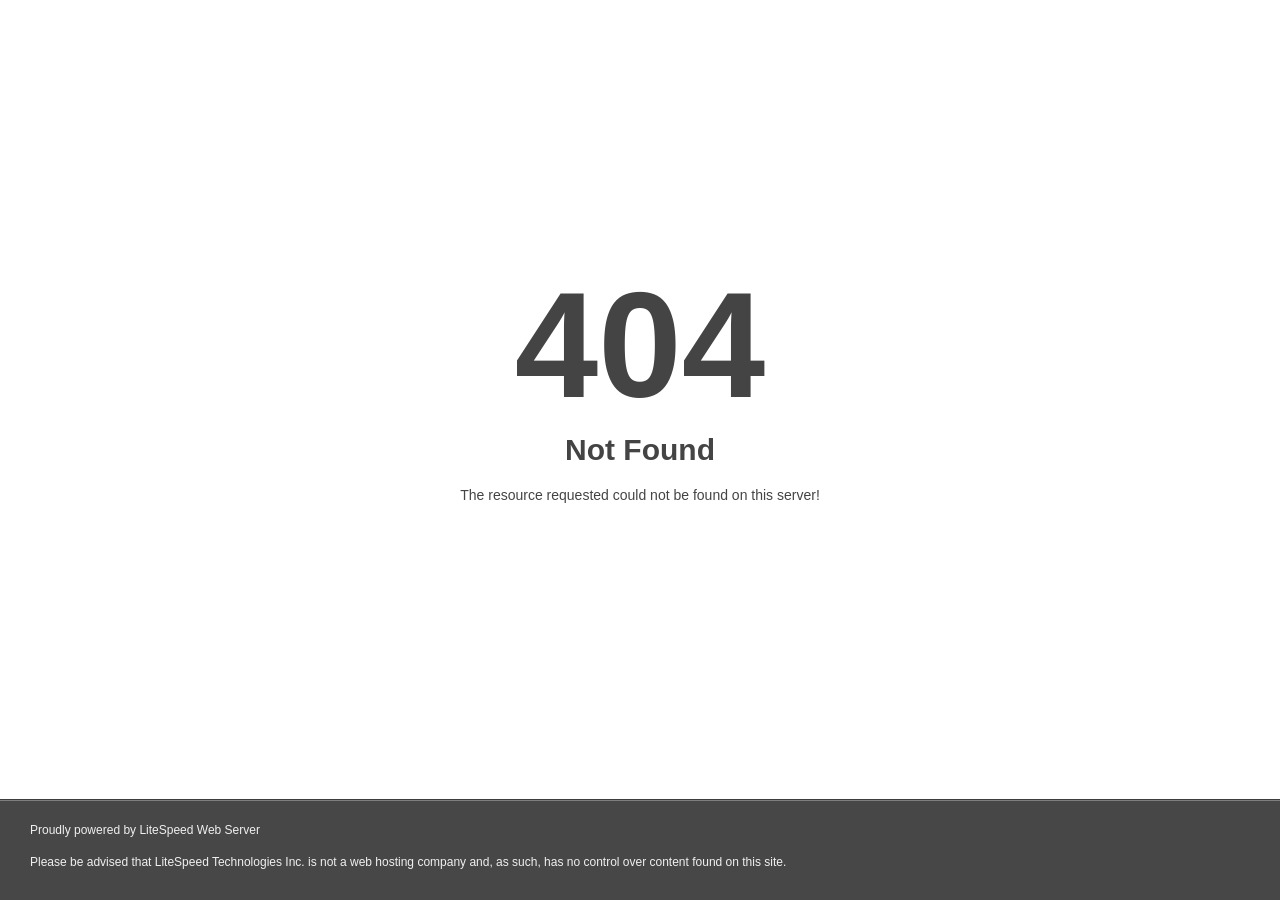
<file: assets/images/bg/bg-image-14.html>
<!DOCTYPE html>
<html style="height:100%">
<head>
<meta name="viewport" content="width=device-width, initial-scale=1, shrink-to-fit=no" />
<title> 404 Not Found
</title><style>@media (prefers-color-scheme:dark){body{background-color:#000!important}}</style></head>
<body style="color: #444; margin:0;font: normal 14px/20px Arial, Helvetica, sans-serif; height:100%; background-color: #fff;">
<div style="height:auto; min-height:100%; ">     <div style="text-align: center; width:800px; margin-left: -400px; position:absolute; top: 30%; left:50%;">
        <h1 style="margin:0; font-size:150px; line-height:150px; font-weight:bold;">404</h1>
<h2 style="margin-top:20px;font-size: 30px;">Not Found
</h2>
<p>The resource requested could not be found on this server!</p>
</div></div><div style="color:#f0f0f0; font-size:12px;margin:auto;padding:0px 30px 0px 30px;position:relative;clear:both;height:100px;margin-top:-101px;background-color:#474747;border-top: 1px solid rgba(0,0,0,0.15);box-shadow: 0 1px 0 rgba(255, 255, 255, 0.3) inset;">
<br>Proudly powered by LiteSpeed Web Server<p>Please be advised that LiteSpeed Technologies Inc. is not a web hosting company and, as such, has no control over content found on this site.</p></div></body></html>
</file>
<file: assets/css/portfolio.css>
/* ============================================================
   JENIS LATHIYA PORTFOLIO — PREMIUM CSS
   Version: 2.0 | Design: Awwwards-Inspired
   ============================================================ */

/* ===== GOOGLE FONTS ===== */
@import url('https://fonts.googleapis.com/css2?family=Space+Grotesk:wght@300;400;500;600;700&family=Inter:wght@300;400;500;600;700&display=swap');

/* ===== CSS VARIABLES ===== */
:root {
  --bg: #050816;
  --bg-2: #080d1e;
  --card: rgba(255, 255, 255, 0.03);
  --card-hover: rgba(255, 255, 255, 0.06);
  --primary: #00BFFF;
  --primary-dim: rgba(0, 191, 255, 0.12);
  --secondary: #6EE7FF;
  --text: #FFFFFF;
  --text-muted: #A8B2D1;
  --text-dim: #5a6a8a;
  --border: rgba(255, 255, 255, 0.08);
  --border-accent: rgba(0, 191, 255, 0.25);
  --glow: rgba(0, 191, 255, 0.15);
  --glow-strong: rgba(0, 191, 255, 0.35);
  --radius-sm: 12px;
  --radius: 20px;
  --radius-lg: 28px;
  --radius-xl: 40px;
  --font-main: 'Space Grotesk', 'Inter', sans-serif;
  --transition: all 0.3s cubic-bezier(0.4, 0, 0.2, 1);
  --transition-slow: all 0.6s cubic-bezier(0.4, 0, 0.2, 1);
  --shadow: 0 8px 32px rgba(0, 0, 0, 0.4);
  --shadow-glow: 0 0 40px rgba(0, 191, 255, 0.2);
  --nav-height: 80px;
}

/* ===== RESET & BASE ===== */
*, *::before, *::after { box-sizing: border-box; margin: 0; padding: 0; }
html { scroll-behavior: smooth; font-size: 16px; }
body {
  font-family: var(--font-main);
  background-color: var(--bg);
  color: var(--text);
  line-height: 1.6;
  overflow-x: hidden;
  -webkit-font-smoothing: antialiased;
  -moz-osx-font-smoothing: grayscale;
}
a { text-decoration: none; color: inherit; }
ul { list-style: none; }
img { max-width: 100%; display: block; }
button { cursor: pointer; border: none; background: none; font-family: var(--font-main); }
input, textarea { font-family: var(--font-main); }

/* ===== CUSTOM SCROLLBAR ===== */
::-webkit-scrollbar { width: 4px; }
::-webkit-scrollbar-track { background: var(--bg); }
::-webkit-scrollbar-thumb { background: var(--primary); border-radius: 2px; }
::-webkit-scrollbar-thumb:hover { background: var(--secondary); }

/* ===== CUSTOM CURSOR ===== */
.cursor-dot {
  position: fixed;
  top: 0; left: 0;
  width: 8px; height: 8px;
  background: var(--primary);
  border-radius: 50%;
  pointer-events: none;
  z-index: 99999;
  transform: translate(-50%, -50%);
  transition: width 0.2s, height 0.2s, background 0.2s;
}
.cursor-ring {
  position: fixed;
  top: 0; left: 0;
  width: 36px; height: 36px;
  border: 1.5px solid rgba(0, 191, 255, 0.5);
  border-radius: 50%;
  pointer-events: none;
  z-index: 99998;
  transform: translate(-50%, -50%);
  transition: transform 0.12s ease-out, width 0.3s, height 0.3s, opacity 0.3s;
}
.cursor-ring.expand {
  width: 56px; height: 56px;
  border-color: var(--primary);
  opacity: 0.7;
}
@media (hover: none) { .cursor-dot, .cursor-ring { display: none; } }

/* ===== SCROLL PROGRESS ===== */
#scroll-progress {
  position: fixed;
  top: 0; left: 0;
  height: 2px;
  width: 0%;
  background: linear-gradient(90deg, var(--primary), var(--secondary));
  z-index: 99997;
  transition: width 0.1s linear;
  box-shadow: 0 0 8px var(--primary);
}

/* ===== PRELOADER ===== */
#preloader {
  position: fixed;
  inset: 0;
  background: var(--bg);
  z-index: 99996;
  display: flex;
  align-items: center;
  justify-content: center;
  flex-direction: column;
  gap: 24px;
  transition: opacity 0.6s ease, visibility 0.6s ease;
}
#preloader.hidden { opacity: 0; visibility: hidden; }
.preloader-logo {
  font-size: 2.5rem;
  font-weight: 700;
  letter-spacing: -0.02em;
  background: linear-gradient(135deg, var(--primary), var(--secondary));
  -webkit-background-clip: text;
  -webkit-text-fill-color: transparent;
  background-clip: text;
  animation: pulse-glow 1s ease-in-out infinite alternate;
}
.preloader-bar {
  width: 160px;
  height: 2px;
  background: var(--border);
  border-radius: 2px;
  overflow: hidden;
}
.preloader-fill {
  height: 100%;
  width: 0%;
  background: linear-gradient(90deg, var(--primary), var(--secondary));
  border-radius: 2px;
  animation: preload-fill 2s ease forwards;
}
@keyframes preload-fill { to { width: 100%; } }
@keyframes pulse-glow {
  from { text-shadow: 0 0 20px rgba(0,191,255,0.3); }
  to { text-shadow: 0 0 40px rgba(0,191,255,0.7); }
}

/* ===== ANIMATED BACKGROUND ===== */
#bg-canvas {
  position: fixed;
  inset: 0;
  z-index: 0;
  pointer-events: none;
}
.bg-grid {
  position: fixed;
  inset: 0;
  z-index: 0;
  background-image:
    linear-gradient(rgba(255,255,255,0.02) 1px, transparent 1px),
    linear-gradient(90deg, rgba(255,255,255,0.02) 1px, transparent 1px);
  background-size: 60px 60px;
  pointer-events: none;
}
.bg-glow-1, .bg-glow-2, .bg-glow-3 {
  position: fixed;
  border-radius: 50%;
  filter: blur(100px);
  pointer-events: none;
  z-index: 0;
  opacity: 0.4;
}
.bg-glow-1 {
  width: 600px; height: 600px;
  background: radial-gradient(circle, rgba(0,80,180,0.3), transparent 70%);
  top: -100px; left: -100px;
  animation: float-glow-1 20s ease-in-out infinite;
}
.bg-glow-2 {
  width: 500px; height: 500px;
  background: radial-gradient(circle, rgba(0,191,255,0.15), transparent 70%);
  bottom: 0; right: -100px;
  animation: float-glow-2 25s ease-in-out infinite;
}
.bg-glow-3 {
  width: 400px; height: 400px;
  background: radial-gradient(circle, rgba(110,231,255,0.1), transparent 70%);
  top: 50%; left: 50%;
  transform: translate(-50%, -50%);
  animation: float-glow-3 18s ease-in-out infinite;
}
.mouse-light {
  position: fixed;
  width: 400px; height: 400px;
  background: radial-gradient(circle, rgba(0,191,255,0.06), transparent 70%);
  border-radius: 50%;
  pointer-events: none;
  z-index: 1;
  transform: translate(-50%, -50%);
  transition: opacity 0.3s;
}

@keyframes float-glow-1 {
  0%, 100% { transform: translate(0, 0) scale(1); }
  33% { transform: translate(80px, 60px) scale(1.1); }
  66% { transform: translate(-40px, 80px) scale(0.9); }
}
@keyframes float-glow-2 {
  0%, 100% { transform: translate(0, 0) scale(1); }
  50% { transform: translate(-100px, -80px) scale(1.15); }
}
@keyframes float-glow-3 {
  0%, 100% { transform: translate(-50%, -50%) scale(1); }
  50% { transform: translate(-50%, -50%) scale(1.3); opacity: 0.5; }
}

/* ===== NOISE TEXTURE ===== */
body::after {
  content: '';
  position: fixed;
  inset: 0;
  z-index: 1;
  background-image: url("data:image/svg+xml,%3Csvg viewBox='0 0 256 256' xmlns='http://www.w3.org/2000/svg'%3E%3Cfilter id='noise'%3E%3CfeTurbulence type='fractalNoise' baseFrequency='0.9' numOctaves='4' stitchTiles='stitch'/%3E%3C/filter%3E%3Crect width='100%25' height='100%25' filter='url(%23noise)' opacity='0.04'/%3E%3C/svg%3E");
  background-size: 256px;
  pointer-events: none;
  opacity: 0.3;
}

/* ===== LAYOUT UTILITIES ===== */
.container {
  max-width: 1200px;
  margin: 0 auto;
  padding: 0 24px;
  position: relative;
  z-index: 2;
}
.section-pad { padding: 120px 0; }
.section-pad-top { padding-top: 120px; }
.section-label {
  display: inline-flex;
  align-items: center;
  gap: 8px;
  font-size: 0.75rem;
  font-weight: 600;
  letter-spacing: 0.12em;
  text-transform: uppercase;
  color: var(--primary);
  background: var(--primary-dim);
  border: 1px solid var(--border-accent);
  padding: 6px 16px;
  border-radius: 40px;
  margin-bottom: 24px;
}
.section-label::before {
  content: '';
  width: 6px; height: 6px;
  background: var(--primary);
  border-radius: 50%;
  animation: blink 1.4s ease-in-out infinite;
}
@keyframes blink { 0%, 100% { opacity: 1; } 50% { opacity: 0.2; } }

.section-title {
  font-size: clamp(2rem, 4vw, 3.5rem);
  font-weight: 700;
  line-height: 1.1;
  letter-spacing: -0.03em;
  margin-bottom: 20px;
}
.section-title span {
  background: linear-gradient(135deg, var(--primary), var(--secondary));
  -webkit-background-clip: text;
  -webkit-text-fill-color: transparent;
  background-clip: text;
}
.section-desc {
  font-size: 1.05rem;
  color: var(--text-muted);
  max-width: 520px;
  line-height: 1.7;
}
.gradient-text {
  background: linear-gradient(135deg, var(--primary), var(--secondary));
  -webkit-background-clip: text;
  -webkit-text-fill-color: transparent;
  background-clip: text;
}

/* ===== GLASS CARD ===== */
.glass-card {
  background: var(--card);
  border: 1px solid var(--border);
  border-radius: var(--radius);
  backdrop-filter: blur(12px);
  -webkit-backdrop-filter: blur(12px);
  transition: var(--transition);
}
.glass-card:hover {
  background: var(--card-hover);
  border-color: var(--border-accent);
  box-shadow: var(--shadow-glow);
  transform: translateY(-4px);
}

/* ===== GRADIENT BORDER ===== */
.grad-border {
  position: relative;
  background: var(--card);
  border-radius: var(--radius);
}
.grad-border::before {
  content: '';
  position: absolute;
  inset: -1px;
  border-radius: inherit;
  padding: 1px;
  background: linear-gradient(135deg, var(--primary), var(--secondary), transparent, var(--primary));
  -webkit-mask: linear-gradient(#fff 0 0) content-box, linear-gradient(#fff 0 0);
  -webkit-mask-composite: xor;
  mask-composite: exclude;
  opacity: 0;
  transition: opacity 0.4s ease;
}
.grad-border:hover::before { opacity: 1; }

/* ===== BUTTONS ===== */
.btn {
  display: inline-flex;
  align-items: center;
  gap: 10px;
  padding: 14px 28px;
  border-radius: 50px;
  font-size: 0.9rem;
  font-weight: 600;
  letter-spacing: 0.01em;
  transition: var(--transition);
  position: relative;
  overflow: hidden;
}
.btn::after {
  content: '';
  position: absolute;
  inset: 0;
  background: linear-gradient(135deg, rgba(255,255,255,0.1), transparent);
  opacity: 0;
  transition: opacity 0.3s;
}
.btn:hover::after { opacity: 1; }

.btn-primary {
  background: linear-gradient(135deg, var(--primary), #0088cc);
  color: #fff;
  box-shadow: 0 4px 24px rgba(0, 191, 255, 0.3);
}
.btn-primary:hover {
  transform: translateY(-2px);
  box-shadow: 0 8px 32px rgba(0, 191, 255, 0.5);
}
.btn-ghost {
  background: var(--card);
  border: 1px solid var(--border);
  color: var(--text);
}
.btn-ghost:hover {
  border-color: var(--primary);
  color: var(--primary);
  transform: translateY(-2px);
  box-shadow: 0 4px 20px var(--glow);
}
.btn-icon {
  width: 44px; height: 44px;
  display: inline-flex;
  align-items: center;
  justify-content: center;
  border-radius: 50%;
  background: var(--card);
  border: 1px solid var(--border);
  color: var(--text-muted);
  font-size: 1rem;
  transition: var(--transition);
}
.btn-icon:hover {
  background: var(--primary-dim);
  border-color: var(--border-accent);
  color: var(--primary);
  transform: translateY(-2px);
}

/* ===== NAVBAR ===== */
#navbar {
  position: fixed;
  top: 20px;
  left: 50%;
  transform: translateX(-50%);
  z-index: 1000;
  transition: top 0.4s ease, opacity 0.4s ease, transform 0.4s ease;
  width: calc(100% - 48px);
  max-width: 1100px;
}
#navbar.hidden {
  top: -120px;
  opacity: 0;
}
.nav-inner {
  display: flex;
  align-items: center;
  justify-content: space-between;
  padding: 14px 24px;
  background: rgba(5, 8, 22, 0.75);
  border: 1px solid var(--border);
  border-radius: var(--radius-xl);
  backdrop-filter: blur(24px);
  -webkit-backdrop-filter: blur(24px);
  box-shadow: 0 8px 32px rgba(0,0,0,0.4), 0 0 0 1px rgba(255,255,255,0.04) inset;
}
.nav-logo {
  font-size: 1.3rem;
  font-weight: 700;
  letter-spacing: -0.03em;
  background: linear-gradient(135deg, var(--primary), var(--secondary));
  -webkit-background-clip: text;
  -webkit-text-fill-color: transparent;
  background-clip: text;
}
.nav-links {
  display: flex;
  align-items: center;
  gap: 4px;
}
.nav-links a {
  padding: 8px 16px;
  font-size: 0.875rem;
  font-weight: 500;
  color: var(--text-muted);
  border-radius: 24px;
  transition: var(--transition);
  position: relative;
}
.nav-links a:hover, .nav-links a.active {
  color: var(--text);
  background: rgba(255,255,255,0.06);
}
.nav-links a.active::after {
  content: '';
  position: absolute;
  bottom: 4px;
  left: 50%;
  transform: translateX(-50%);
  width: 4px; height: 4px;
  border-radius: 50%;
  background: var(--primary);
}
.nav-cta {
  padding: 10px 22px;
  background: linear-gradient(135deg, var(--primary), #0088cc);
  color: #fff;
  border-radius: 50px;
  font-size: 0.85rem;
  font-weight: 600;
  transition: var(--transition);
  box-shadow: 0 4px 16px rgba(0,191,255,0.25);
}
.nav-cta:hover {
  transform: translateY(-1px);
  box-shadow: 0 6px 24px rgba(0,191,255,0.4);
}
/* Hamburger */
.nav-hamburger {
  display: none;
  flex-direction: column;
  gap: 5px;
  padding: 8px;
  cursor: pointer;
  border-radius: 8px;
  transition: var(--transition);
}
.nav-hamburger span {
  display: block;
  width: 22px; height: 2px;
  background: var(--text);
  border-radius: 2px;
  transition: var(--transition);
}
.nav-hamburger.open span:nth-child(1) { transform: rotate(45deg) translate(5px, 5px); }
.nav-hamburger.open span:nth-child(2) { opacity: 0; transform: scaleX(0); }
.nav-hamburger.open span:nth-child(3) { transform: rotate(-45deg) translate(5px, -5px); }

/* Mobile menu */
.mobile-menu {
  position: fixed;
  inset: 0;
  background: rgba(5, 8, 22, 0.97);
  z-index: 999;
  display: flex;
  flex-direction: column;
  align-items: center;
  justify-content: center;
  gap: 8px;
  transform: translateX(100%);
  transition: transform 0.4s cubic-bezier(0.4, 0, 0.2, 1);
  backdrop-filter: blur(24px);
}
.mobile-menu.open { transform: translateX(0); }
.mobile-menu a {
  font-size: 2rem;
  font-weight: 700;
  color: var(--text-muted);
  padding: 12px 32px;
  border-radius: 16px;
  letter-spacing: -0.02em;
  transition: var(--transition);
  opacity: 0;
  transform: translateY(20px);
}
.mobile-menu.open a { opacity: 1; transform: translateY(0); }
.mobile-menu.open a:nth-child(1) { transition-delay: 0.05s; }
.mobile-menu.open a:nth-child(2) { transition-delay: 0.1s; }
.mobile-menu.open a:nth-child(3) { transition-delay: 0.15s; }
.mobile-menu.open a:nth-child(4) { transition-delay: 0.2s; }
.mobile-menu.open a:nth-child(5) { transition-delay: 0.25s; }
.mobile-menu.open a:nth-child(6) { transition-delay: 0.3s; }
.mobile-menu.open a:nth-child(7) { transition-delay: 0.35s; }
.mobile-menu a:hover { color: var(--primary); background: var(--primary-dim); }
.mobile-menu-close {
  position: absolute;
  top: 28px; right: 28px;
  font-size: 1.5rem;
  color: var(--text-muted);
  width: 44px; height: 44px;
  display: flex;
  align-items: center;
  justify-content: center;
  border-radius: 50%;
  background: var(--card);
  border: 1px solid var(--border);
  cursor: pointer;
  transition: var(--transition);
}
.mobile-menu-close:hover { color: var(--primary); border-color: var(--border-accent); }
.mobile-menu-socials {
  position: absolute;
  bottom: 40px;
  display: flex;
  gap: 16px;
}

/* ===== HERO ===== */
#hero {
  min-height: 100vh;
  display: flex;
  align-items: center;
  padding-top: var(--nav-height);
  position: relative;
  overflow: hidden;
}
.hero-container {
  display: grid;
  grid-template-columns: 1fr 1fr;
  gap: 80px;
  align-items: center;
  min-height: calc(100vh - var(--nav-height));
  padding: 60px 0;
}
/* Hero Left */
.hero-left { position: relative; z-index: 2; }
.hero-badge {
  display: inline-flex;
  align-items: center;
  gap: 8px;
  font-size: 0.8rem;
  font-weight: 500;
  color: var(--primary);
  background: var(--primary-dim);
  border: 1px solid var(--border-accent);
  padding: 6px 14px;
  border-radius: 40px;
  margin-bottom: 28px;
}
.hero-badge .dot {
  width: 7px; height: 7px;
  border-radius: 50%;
  background: #22c55e;
  box-shadow: 0 0 6px #22c55e;
  animation: blink 1.4s ease-in-out infinite;
}
.hero-greeting {
  font-size: 1rem;
  color: var(--text-muted);
  font-weight: 400;
  margin-bottom: 8px;
  display: flex;
  align-items: center;
  gap: 8px;
}
.hero-greeting span { font-size: 1.3rem; }
.hero-name {
  font-size: clamp(3rem, 6vw, 5.5rem);
  font-weight: 700;
  letter-spacing: -0.04em;
  line-height: 1;
  margin-bottom: 16px;
  background: linear-gradient(180deg, #ffffff 0%, #a8b2d1 100%);
  -webkit-background-clip: text;
  -webkit-text-fill-color: transparent;
  background-clip: text;
}
.hero-role {
  font-size: clamp(1.1rem, 2vw, 1.5rem);
  font-weight: 500;
  color: var(--text-muted);
  margin-bottom: 24px;
  height: 2em;
  display: flex;
  align-items: center;
  gap: 8px;
}
.hero-role .typed-text { color: var(--primary); }
.hero-role .cursor-typed {
  display: inline-block;
  width: 2px;
  height: 1.2em;
  background: var(--primary);
  margin-left: 2px;
  animation: blink-cursor 0.7s step-end infinite;
}
@keyframes blink-cursor { 0%, 100% { opacity: 1; } 50% { opacity: 0; } }
.hero-desc {
  font-size: 1rem;
  color: var(--text-muted);
  line-height: 1.7;
  max-width: 480px;
  margin-bottom: 40px;
}
.hero-btns {
  display: flex;
  align-items: center;
  gap: 16px;
  flex-wrap: wrap;
  margin-bottom: 40px;
}
.hero-socials {
  display: flex;
  align-items: center;
  gap: 12px;
}
.hero-socials span {
  font-size: 0.75rem;
  color: var(--text-dim);
  letter-spacing: 0.05em;
  text-transform: uppercase;
}
.hero-socials-divider {
  width: 40px;
  height: 1px;
  background: var(--border);
}

/* Hero Right */
.hero-right {
  display: flex;
  align-items: center;
  justify-content: center;
  position: relative;
  z-index: 2;
}
.profile-card-wrap {
  position: relative;
  width: 340px;
  height: 400px;
}
.profile-card {
  position: relative;
  width: 100%;
  height: 100%;
  border-radius: 24px;
  overflow: hidden;
  transform-style: preserve-3d;
}
.profile-card-inner {
  width: 100%;
  height: 100%;
  background: linear-gradient(135deg, rgba(0,80,180,0.2), rgba(0,191,255,0.05));
  border: 1px solid var(--border);
  border-radius: 24px;
  overflow: hidden;
  position: relative;
  transition: box-shadow 0.3s ease;
}
.profile-card-inner:hover {
  box-shadow: 0 0 60px rgba(0,191,255,0.25), 0 20px 60px rgba(0,0,0,0.5);
}
/* Rotating glow border */
.profile-card-glow {
  position: absolute;
  inset: -2px;
  border-radius: 26px;
  background: conic-gradient(from 0deg, transparent, var(--primary), var(--secondary), transparent, var(--primary));
  animation: rotate-glow 4s linear infinite;
  z-index: -1;
  filter: blur(2px);
}
@keyframes rotate-glow {
  from { transform: rotate(0deg); }
  to { transform: rotate(360deg); }
}
.profile-card-inner img {
  width: 100%;
  height: 100%;
  object-fit: cover;
  object-position: center top;
}
.profile-card-overlay {
  position: absolute;
  bottom: 0; left: 0; right: 0;
  padding: 20px;
  background: linear-gradient(to top, rgba(5,8,22,0.9), transparent);
  display: flex;
  align-items: flex-end;
  justify-content: space-between;
}
.profile-card-name { font-size: 1rem; font-weight: 600; }
.profile-card-tag {
  font-size: 0.75rem;
  color: var(--primary);
  background: var(--primary-dim);
  border: 1px solid var(--border-accent);
  padding: 4px 10px;
  border-radius: 20px;
}
/* Floating tech icons */
.tech-icon-float {
  position: absolute;
  width: 52px; height: 52px;
  background: rgba(5, 8, 22, 0.85);
  border: 1px solid var(--border);
  border-radius: 14px;
  display: flex;
  align-items: center;
  justify-content: center;
  font-size: 1.6rem;
  backdrop-filter: blur(8px);
  box-shadow: 0 8px 24px rgba(0,0,0,0.4);
  transition: var(--transition);
  cursor: default;
  user-select: none;
}
.tech-icon-float:hover {
  border-color: var(--border-accent);
  box-shadow: 0 0 20px var(--glow);
  transform: scale(1.1) translateY(-4px);
}
.tech-icon-float.fi-1 { top: -16px; left: -28px; animation: float-icon-1 4s ease-in-out infinite; }
.tech-icon-float.fi-2 { top: 50%; right: -28px; transform: translateY(-50%); animation: float-icon-2 5s ease-in-out infinite; }
.tech-icon-float.fi-3 { bottom: 60px; left: -36px; animation: float-icon-3 4.5s ease-in-out infinite; }
.tech-icon-float.fi-4 { top: 20px; right: -36px; animation: float-icon-4 5.5s ease-in-out infinite; }
.tech-icon-float.fi-5 { bottom: -16px; right: 30px; animation: float-icon-1 3.8s ease-in-out infinite; }
.tech-icon-float.fi-6 { bottom: -20px; left: 30px; animation: float-icon-2 4.2s ease-in-out infinite; }
@keyframes float-icon-1 { 0%, 100% { transform: translateY(0) rotate(0deg); } 50% { transform: translateY(-12px) rotate(3deg); } }
@keyframes float-icon-2 { 0%, 100% { transform: translateY(-50%) rotate(0deg); } 50% { transform: translateY(calc(-50% - 10px)) rotate(-3deg); } }
@keyframes float-icon-3 { 0%, 100% { transform: translateY(0) rotate(0deg); } 50% { transform: translateY(-10px) rotate(2deg); } }
@keyframes float-icon-4 { 0%, 100% { transform: translateY(0) rotate(0deg); } 50% { transform: translateY(-14px) rotate(-2deg); } }
/* BG text behind card */
.hero-bg-text {
  position: absolute;
  font-size: 9rem;
  font-weight: 900;
  color: transparent;
  -webkit-text-stroke: 1px rgba(0,191,255,0.07);
  line-height: 1;
  pointer-events: none;
  white-space: nowrap;
  top: 50%;
  left: 50%;
  transform: translate(-50%, -50%);
  letter-spacing: -0.05em;
  z-index: -1;
  user-select: none;
}

/* Scroll indicator */
.scroll-indicator {
  position: absolute;
  bottom: 32px;
  left: 50%;
  transform: translateX(-50%);
  display: flex;
  flex-direction: column;
  align-items: center;
  gap: 8px;
  z-index: 2;
}
.scroll-mouse {
  width: 24px; height: 38px;
  border: 2px solid rgba(255,255,255,0.2);
  border-radius: 12px;
  display: flex;
  justify-content: center;
  padding-top: 6px;
}
.scroll-wheel {
  width: 3px; height: 8px;
  background: var(--primary);
  border-radius: 2px;
  animation: scroll-wheel 2s ease-in-out infinite;
}
@keyframes scroll-wheel { 0%, 100% { transform: translateY(0); opacity: 1; } 60% { transform: translateY(8px); opacity: 0; } 61% { transform: translateY(-2px); opacity: 0; } }
.scroll-indicator span {
  font-size: 0.7rem;
  color: var(--text-dim);
  letter-spacing: 0.1em;
  text-transform: uppercase;
}

/* ===== MARQUEE ===== */
#marquee {
  padding: 48px 0;
  overflow: hidden;
  position: relative;
  z-index: 2;
  border-top: 1px solid var(--border);
  border-bottom: 1px solid var(--border);
}
.marquee-track {
  display: flex;
  gap: 48px;
  width: max-content;
  animation: marquee-scroll 30s linear infinite;
}
.marquee-track:hover { animation-play-state: paused; }
@keyframes marquee-scroll { from { transform: translateX(0); } to { transform: translateX(-50%); } }
.marquee-item {
  display: flex;
  align-items: center;
  gap: 12px;
  color: var(--text-muted);
  font-size: 0.9rem;
  font-weight: 500;
  white-space: nowrap;
  padding: 8px 20px;
  border-radius: 40px;
  border: 1px solid transparent;
  transition: var(--transition);
  cursor: default;
}
.marquee-item:hover {
  color: var(--text);
  border-color: var(--border-accent);
  background: var(--primary-dim);
}
.marquee-item .icon { font-size: 1.4rem; }

/* ===== ABOUT ===== */
#about { position: relative; z-index: 2; }
.about-grid {
  display: grid;
  grid-template-columns: 1fr 1fr;
  gap: 80px;
  align-items: center;
}
.about-image-wrap {
  position: relative;
}
.about-image-frame {
  position: relative;
  border-radius: var(--radius-lg);
  overflow: hidden;
  aspect-ratio: 3/4;
  background: linear-gradient(135deg, rgba(0,80,180,0.15), rgba(0,191,255,0.05));
  border: 1px solid var(--border);
}
.about-image-frame img {
  width: 100%;
  height: 100%;
  object-fit: cover;
  object-position: top;
  opacity: 0.9;
  filter: grayscale(15%);
  transition: filter 0.4s ease;
}
.about-image-frame:hover img { filter: grayscale(0%); }
.about-image-accent {
  position: absolute;
  bottom: -20px;
  right: -20px;
  width: 120px; height: 120px;
  border: 2px solid var(--border-accent);
  border-radius: 20px;
  background: var(--primary-dim);
  display: flex;
  align-items: center;
  justify-content: center;
  flex-direction: column;
  gap: 4px;
  backdrop-filter: blur(8px);
}
.about-image-accent .num {
  font-size: 2rem;
  font-weight: 700;
  background: linear-gradient(135deg, var(--primary), var(--secondary));
  -webkit-background-clip: text;
  -webkit-text-fill-color: transparent;
  background-clip: text;
  line-height: 1;
}
.about-image-accent .lbl { font-size: 0.7rem; color: var(--text-muted); text-align: center; line-height: 1.3; }
.about-image-accent-2 {
  position: absolute;
  top: -16px;
  left: -16px;
  width: 80px; height: 80px;
  border: 1px solid var(--border);
  border-radius: 50%;
  background: rgba(5,8,22,0.8);
  display: flex;
  align-items: center;
  justify-content: center;
  font-size: 2rem;
  backdrop-filter: blur(8px);
  animation: float-icon-1 4s ease-in-out infinite;
}
/* About content */
.about-content .section-label { margin-bottom: 16px; }
.about-para {
  color: var(--text-muted);
  line-height: 1.8;
  margin-bottom: 16px;
  font-size: 1rem;
}
/* Stats grid */
.stats-grid {
  display: grid;
  grid-template-columns: repeat(2, 1fr);
  gap: 12px;
  margin-top: 40px;
}
.stat-card {
  padding: 20px;
  background: var(--card);
  border: 1px solid var(--border);
  border-radius: var(--radius);
  text-align: center;
  transition: var(--transition);
  position: relative;
  overflow: hidden;
}
.stat-card::before {
  content: '';
  position: absolute;
  inset: 0;
  background: linear-gradient(135deg, var(--primary-dim), transparent);
  opacity: 0;
  transition: opacity 0.3s;
}
.stat-card:hover::before { opacity: 1; }
.stat-card:hover { border-color: var(--border-accent); }
.stat-num {
  font-size: 2.2rem;
  font-weight: 700;
  background: linear-gradient(135deg, var(--primary), var(--secondary));
  -webkit-background-clip: text;
  -webkit-text-fill-color: transparent;
  background-clip: text;
  line-height: 1;
  margin-bottom: 4px;
}
.stat-label { font-size: 0.8rem; color: var(--text-muted); line-height: 1.3; }

/* ===== SKILLS ===== */
#skills { position: relative; z-index: 2; }
.skills-header { text-align: center; margin-bottom: 64px; }
.skills-header .section-desc { margin: 0 auto; }
.skills-tabs {
  display: flex;
  align-items: center;
  justify-content: center;
  gap: 8px;
  flex-wrap: wrap;
  margin-bottom: 48px;
}
.skill-tab-btn {
  padding: 8px 20px;
  border-radius: 40px;
  font-size: 0.85rem;
  font-weight: 500;
  color: var(--text-muted);
  background: var(--card);
  border: 1px solid var(--border);
  transition: var(--transition);
}
.skill-tab-btn:hover, .skill-tab-btn.active {
  color: var(--primary);
  border-color: var(--border-accent);
  background: var(--primary-dim);
}
.skills-group { display: none; }
.skills-group.active { display: grid; grid-template-columns: repeat(auto-fill, minmax(140px, 1fr)); gap: 16px; }
.skill-card {
  padding: 24px 16px;
  background: var(--card);
  border: 1px solid var(--border);
  border-radius: var(--radius);
  text-align: center;
  cursor: default;
  transition: var(--transition);
  position: relative;
  overflow: hidden;
}
.skill-card:hover {
  border-color: var(--border-accent);
  background: var(--card-hover);
  transform: translateY(-6px);
  box-shadow: 0 16px 40px rgba(0,191,255,0.1);
}
.skill-card-icon {
  font-size: 2.2rem;
  margin-bottom: 12px;
  display: block;
}
.skill-card-name {
  font-size: 0.85rem;
  font-weight: 600;
  color: var(--text);
  margin-bottom: 6px;
}
.skill-card-bar {
  height: 3px;
  background: rgba(255,255,255,0.08);
  border-radius: 2px;
  overflow: hidden;
  margin-top: 10px;
}
.skill-card-fill {
  height: 100%;
  border-radius: 2px;
  background: linear-gradient(90deg, var(--primary), var(--secondary));
  width: 0%;
  transition: width 1.2s cubic-bezier(0.4, 0, 0.2, 1);
}
.skill-card.animate .skill-card-fill { width: var(--fill); }

/* ===== EXPERIENCE ===== */
#experience { position: relative; z-index: 2; }
.experience-layout {
  display: grid;
  grid-template-columns: 1fr 1.5fr;
  gap: 80px;
  align-items: flex-start;
}
.experience-header { position: sticky; top: 100px; }
/* Timeline */
.timeline {
  position: relative;
  padding-left: 32px;
}
.timeline::before {
  content: '';
  position: absolute;
  left: 7px; top: 12px; bottom: 0;
  width: 2px;
  background: linear-gradient(to bottom, var(--primary), transparent);
}
.timeline-item { position: relative; margin-bottom: 48px; }
.timeline-item:last-child { margin-bottom: 0; }
.timeline-dot {
  position: absolute;
  left: -28px;
  top: 14px;
  width: 16px; height: 16px;
  border-radius: 50%;
  border: 2px solid var(--primary);
  background: var(--bg);
  box-shadow: 0 0 12px var(--primary);
  z-index: 1;
}
.timeline-dot.current {
  background: var(--primary);
  animation: pulse-dot 2s ease-in-out infinite;
}
@keyframes pulse-dot {
  0%, 100% { box-shadow: 0 0 0 0 rgba(0,191,255,0.5); }
  50% { box-shadow: 0 0 0 8px rgba(0,191,255,0); }
}
.timeline-card {
  padding: 28px;
  background: var(--card);
  border: 1px solid var(--border);
  border-radius: var(--radius);
  transition: var(--transition);
  position: relative;
  overflow: hidden;
}
.timeline-card::before {
  content: '';
  position: absolute;
  inset: 0;
  background: linear-gradient(135deg, var(--primary-dim), transparent);
  opacity: 0;
  transition: opacity 0.3s;
}
.timeline-card:hover::before { opacity: 1; }
.timeline-card:hover {
  border-color: var(--border-accent);
  transform: translateX(6px);
}
.timeline-meta {
  display: flex;
  align-items: center;
  justify-content: space-between;
  margin-bottom: 12px;
  flex-wrap: wrap;
  gap: 8px;
}
.timeline-company { font-size: 1.1rem; font-weight: 700; }
.timeline-period {
  font-size: 0.78rem;
  color: var(--primary);
  background: var(--primary-dim);
  border: 1px solid var(--border-accent);
  padding: 4px 12px;
  border-radius: 20px;
}
.timeline-role { font-size: 0.95rem; color: var(--text-muted); margin-bottom: 16px; }
.timeline-achievements { padding-left: 0; }
.timeline-achievements li {
  color: var(--text-muted);
  font-size: 0.88rem;
  line-height: 1.7;
  margin-bottom: 8px;
  padding-left: 20px;
  position: relative;
}
.timeline-achievements li::before {
  content: '→';
  position: absolute;
  left: 0;
  color: var(--primary);
}

/* Education in timeline */
.edu-grid {
  display: grid;
  grid-template-columns: 1fr 1fr;
  gap: 16px;
  margin-top: 40px;
}
.edu-card {
  padding: 24px;
  background: var(--card);
  border: 1px solid var(--border);
  border-radius: var(--radius);
  transition: var(--transition);
}
.edu-card:hover { border-color: var(--border-accent); }
.edu-year {
  font-size: 0.75rem;
  color: var(--primary);
  font-weight: 600;
  letter-spacing: 0.05em;
  text-transform: uppercase;
  margin-bottom: 8px;
}
.edu-degree { font-size: 0.95rem; font-weight: 600; margin-bottom: 4px; }
.edu-type { font-size: 0.8rem; color: var(--text-muted); }

/* ===== PROJECTS ===== */
#projects { position: relative; z-index: 2; }
.projects-header { text-align: center; margin-bottom: 48px; }
.project-filters {
  display: flex;
  align-items: center;
  justify-content: center;
  gap: 8px;
  flex-wrap: wrap;
  margin-bottom: 48px;
}
.filter-btn {
  padding: 8px 20px;
  border-radius: 40px;
  font-size: 0.85rem;
  font-weight: 500;
  color: var(--text-muted);
  background: var(--card);
  border: 1px solid var(--border);
  transition: var(--transition);
}
.filter-btn:hover, .filter-btn.active {
  color: var(--primary);
  border-color: var(--border-accent);
  background: var(--primary-dim);
}
.projects-grid {
  display: grid;
  grid-template-columns: repeat(3, 1fr);
  gap: 24px;
}
.project-card {
  background: var(--card);
  border: 1px solid var(--border);
  border-radius: var(--radius);
  overflow: hidden;
  transition: var(--transition);
  cursor: pointer;
  position: relative;
}
.project-card:hover {
  border-color: var(--border-accent);
  transform: translateY(-8px);
  box-shadow: 0 24px 60px rgba(0,0,0,0.4), 0 0 30px var(--glow);
}
.project-card.hidden { display: none; }
.project-thumb {
  position: relative;
  aspect-ratio: 16/10;
  overflow: hidden;
  background: linear-gradient(135deg, rgba(0,60,140,0.3), rgba(0,191,255,0.1));
}
.project-thumb-inner {
  width: 100%;
  height: 100%;
  display: flex;
  align-items: center;
  justify-content: center;
  font-size: 3rem;
  transition: transform 0.4s ease;
}
.project-card:hover .project-thumb-inner { transform: scale(1.1); }
.project-thumb-overlay {
  position: absolute;
  inset: 0;
  background: linear-gradient(to bottom, transparent, rgba(5,8,22,0.5));
}
.project-content { padding: 20px; }
.project-title { font-size: 1rem; font-weight: 700; margin-bottom: 6px; }
.project-desc { font-size: 0.82rem; color: var(--text-muted); line-height: 1.6; margin-bottom: 14px; }
.project-tags { display: flex; flex-wrap: wrap; gap: 6px; margin-bottom: 16px; }
.project-tag {
  font-size: 0.72rem;
  font-weight: 500;
  padding: 3px 10px;
  background: var(--primary-dim);
  color: var(--primary);
  border: 1px solid var(--border-accent);
  border-radius: 20px;
}
.project-links { display: flex; gap: 8px; }
.project-link {
  display: inline-flex;
  align-items: center;
  gap: 6px;
  font-size: 0.78rem;
  font-weight: 500;
  color: var(--text-muted);
  padding: 6px 12px;
  border-radius: 8px;
  background: rgba(255,255,255,0.04);
  border: 1px solid var(--border);
  transition: var(--transition);
}
.project-link:hover { color: var(--primary); border-color: var(--border-accent); }
.project-card-glow {
  position: absolute;
  top: 0; left: 0; right: 0;
  height: 1px;
  background: linear-gradient(90deg, transparent, var(--primary), transparent);
  opacity: 0;
  transition: opacity 0.3s;
}
.project-card:hover .project-card-glow { opacity: 1; }
.project-type-badge {
  position: absolute;
  top: 12px;
  right: 12px;
  font-size: 0.7rem;
  font-weight: 600;
  padding: 4px 10px;
  border-radius: 20px;
  background: rgba(5,8,22,0.8);
  border: 1px solid var(--border);
  color: var(--text-muted);
  backdrop-filter: blur(4px);
}

/* ===== SERVICES ===== */
#services { position: relative; z-index: 2; }
.services-header { text-align: center; margin-bottom: 64px; }
.services-grid {
  display: grid;
  grid-template-columns: repeat(3, 1fr);
  gap: 20px;
}
.service-card {
  padding: 32px 28px;
  background: var(--card);
  border: 1px solid var(--border);
  border-radius: var(--radius);
  transition: var(--transition);
  position: relative;
  overflow: hidden;
}
.service-card::before {
  content: '';
  position: absolute;
  bottom: -60px; right: -60px;
  width: 120px; height: 120px;
  border-radius: 50%;
  background: var(--primary-dim);
  transition: all 0.5s ease;
  opacity: 0;
}
.service-card:hover::before {
  opacity: 1;
  transform: scale(2);
}
.service-card:hover {
  border-color: var(--border-accent);
  transform: translateY(-8px);
  box-shadow: 0 20px 48px rgba(0,0,0,0.3), 0 0 24px var(--glow);
}
.service-icon {
  font-size: 2.4rem;
  margin-bottom: 20px;
  display: block;
  width: 56px; height: 56px;
  background: var(--primary-dim);
  border: 1px solid var(--border-accent);
  border-radius: 14px;
  display: flex;
  align-items: center;
  justify-content: center;
}
.service-title {
  font-size: 1.1rem;
  font-weight: 700;
  margin-bottom: 12px;
}
.service-desc {
  font-size: 0.87rem;
  color: var(--text-muted);
  line-height: 1.7;
  margin-bottom: 20px;
}
.service-tags { display: flex; flex-wrap: wrap; gap: 6px; }
.service-tag {
  font-size: 0.72rem;
  color: var(--text-dim);
  padding: 3px 10px;
  background: rgba(255,255,255,0.04);
  border: 1px solid var(--border);
  border-radius: 20px;
}

/* ===== WHY HIRE ME (BENTO) ===== */
#why-me { position: relative; z-index: 2; }
.why-me-header { text-align: center; margin-bottom: 64px; }
.bento-grid {
  display: grid;
  grid-template-columns: repeat(4, 1fr);
  grid-template-rows: auto;
  gap: 16px;
}
.bento-item {
  padding: 28px;
  background: var(--card);
  border: 1px solid var(--border);
  border-radius: var(--radius);
  transition: var(--transition);
  position: relative;
  overflow: hidden;
}
.bento-item:hover {
  border-color: var(--border-accent);
  background: var(--card-hover);
  box-shadow: 0 8px 32px var(--glow);
}
.bento-item.wide { grid-column: span 2; }
.bento-item.tall { grid-row: span 2; }
.bento-emoji { font-size: 2rem; margin-bottom: 16px; display: block; }
.bento-title { font-size: 1rem; font-weight: 700; margin-bottom: 8px; }
.bento-desc { font-size: 0.83rem; color: var(--text-muted); line-height: 1.6; }
.bento-accent {
  position: absolute;
  bottom: -30px; right: -30px;
  width: 80px; height: 80px;
  border-radius: 50%;
  background: linear-gradient(135deg, var(--primary-dim), transparent);
  transition: all 0.4s ease;
}
.bento-item:hover .bento-accent { transform: scale(2); opacity: 0.5; }
.bento-item.featured {
  background: linear-gradient(135deg, rgba(0,80,180,0.15), rgba(0,191,255,0.08));
  border-color: var(--border-accent);
}
.bento-stat-big {
  font-size: 3rem;
  font-weight: 800;
  background: linear-gradient(135deg, var(--primary), var(--secondary));
  -webkit-background-clip: text;
  -webkit-text-fill-color: transparent;
  background-clip: text;
  line-height: 1;
  margin-bottom: 4px;
}

/* ===== CONTACT ===== */
#contact { position: relative; z-index: 2; }
.contact-grid {
  display: grid;
  grid-template-columns: 1fr 1.4fr;
  gap: 64px;
  align-items: flex-start;
}
.contact-left .section-title { font-size: clamp(1.8rem, 3vw, 2.8rem); }
.contact-info-list { margin-top: 40px; display: flex; flex-direction: column; gap: 20px; }
.contact-info-item {
  display: flex;
  align-items: center;
  gap: 16px;
}
.contact-info-icon {
  width: 44px; height: 44px;
  background: var(--primary-dim);
  border: 1px solid var(--border-accent);
  border-radius: 12px;
  display: flex;
  align-items: center;
  justify-content: center;
  color: var(--primary);
  font-size: 1rem;
  flex-shrink: 0;
}
.contact-info-label { font-size: 0.75rem; color: var(--text-dim); margin-bottom: 2px; }
.contact-info-value { font-size: 0.9rem; color: var(--text); font-weight: 500; }
.contact-info-value a { color: inherit; transition: color 0.2s; }
.contact-info-value a:hover { color: var(--primary); }
.contact-social-row { margin-top: 40px; display: flex; gap: 12px; }
/* Form */
.contact-form {
  padding: 40px;
  background: var(--card);
  border: 1px solid var(--border);
  border-radius: var(--radius-lg);
}
.form-row { display: grid; grid-template-columns: 1fr 1fr; gap: 16px; margin-bottom: 16px; }
.form-group { margin-bottom: 16px; }
.form-group:last-child { margin-bottom: 0; }
.form-label {
  display: block;
  font-size: 0.8rem;
  color: var(--text-muted);
  font-weight: 500;
  margin-bottom: 8px;
}
.form-input, .form-textarea {
  width: 100%;
  padding: 14px 18px;
  background: rgba(255,255,255,0.04);
  border: 1px solid var(--border);
  border-radius: var(--radius-sm);
  color: var(--text);
  font-size: 0.9rem;
  transition: var(--transition);
  outline: none;
  resize: none;
}
.form-input:focus, .form-textarea:focus {
  border-color: var(--primary);
  background: rgba(0,191,255,0.04);
  box-shadow: 0 0 0 3px rgba(0,191,255,0.08);
}
.form-input::placeholder, .form-textarea::placeholder { color: var(--text-dim); }
.form-textarea { height: 130px; }
.form-submit {
  width: 100%;
  padding: 16px;
  background: linear-gradient(135deg, var(--primary), #0088cc);
  color: #fff;
  font-size: 0.95rem;
  font-weight: 600;
  border-radius: 50px;
  cursor: pointer;
  transition: var(--transition);
  border: none;
  display: flex;
  align-items: center;
  justify-content: center;
  gap: 10px;
  box-shadow: 0 4px 24px rgba(0,191,255,0.3);
  position: relative;
  overflow: hidden;
}
.form-submit:hover {
  transform: translateY(-2px);
  box-shadow: 0 8px 32px rgba(0,191,255,0.5);
}
.form-submit::after {
  content: '';
  position: absolute;
  inset: 0;
  background: linear-gradient(135deg, rgba(255,255,255,0.15), transparent);
  opacity: 0;
  transition: opacity 0.3s;
}
.form-submit:hover::after { opacity: 1; }

/* ===== FOOTER ===== */
#footer {
  position: relative;
  z-index: 2;
  border-top: 1px solid var(--border);
  padding: 60px 0 40px;
}
.footer-inner {
  display: flex;
  align-items: center;
  justify-content: space-between;
  flex-wrap: wrap;
  gap: 24px;
  margin-bottom: 40px;
}
.footer-logo {
  font-size: 1.5rem;
  font-weight: 700;
  letter-spacing: -0.03em;
  background: linear-gradient(135deg, var(--primary), var(--secondary));
  -webkit-background-clip: text;
  -webkit-text-fill-color: transparent;
  background-clip: text;
}
.footer-links { display: flex; gap: 24px; flex-wrap: wrap; }
.footer-links a {
  font-size: 0.87rem;
  color: var(--text-muted);
  transition: color 0.2s;
}
.footer-links a:hover { color: var(--primary); }
.footer-socials { display: flex; gap: 12px; }
.footer-bottom {
  display: flex;
  align-items: center;
  justify-content: space-between;
  padding-top: 32px;
  border-top: 1px solid var(--border);
  flex-wrap: wrap;
  gap: 16px;
}
.footer-copy { font-size: 0.82rem; color: var(--text-dim); }
.footer-copy a { color: var(--text-muted); transition: color 0.2s; }
.footer-copy a:hover { color: var(--primary); }
.back-to-top {
  display: inline-flex;
  align-items: center;
  gap: 8px;
  font-size: 0.82rem;
  color: var(--text-muted);
  padding: 8px 16px;
  border-radius: 40px;
  border: 1px solid var(--border);
  transition: var(--transition);
}
.back-to-top:hover {
  color: var(--primary);
  border-color: var(--border-accent);
  transform: translateY(-2px);
}

/* ===== AOS CUSTOM ===== */
[data-aos] { transition: opacity 0.7s ease, transform 0.7s ease !important; }

/* ===== SECTION DIVIDERS ===== */
.section-divider {
  height: 1px;
  background: linear-gradient(90deg, transparent, var(--border), transparent);
  margin: 0 auto;
  max-width: 600px;
}

/* ===== AVAILABILITY BADGE ===== */
.availability-badge {
  display: inline-flex;
  align-items: center;
  gap: 8px;
  font-size: 0.78rem;
  font-weight: 500;
  color: #22c55e;
  background: rgba(34,197,94,0.08);
  border: 1px solid rgba(34,197,94,0.2);
  padding: 6px 14px;
  border-radius: 40px;
  margin-top: 12px;
}
.availability-badge .avail-dot {
  width: 7px; height: 7px;
  border-radius: 50%;
  background: #22c55e;
  box-shadow: 0 0 6px #22c55e;
  animation: blink 1.4s ease-in-out infinite;
}

/* ===== RESPONSIVE ===== */
@media (max-width: 1200px) {
  .projects-grid { grid-template-columns: repeat(2, 1fr); }
  .services-grid { grid-template-columns: repeat(2, 1fr); }
  .bento-grid { grid-template-columns: repeat(2, 1fr); }
  .bento-item.wide { grid-column: span 2; }
}

@media (max-width: 1024px) {
  .hero-container { grid-template-columns: 1fr; gap: 60px; text-align: center; }
  .hero-btns { justify-content: center; }
  .hero-socials { justify-content: center; }
  .hero-desc { margin: 0 auto 40px; }
  .hero-role { justify-content: center; }
  .hero-right { justify-content: center; }
  .about-grid { grid-template-columns: 1fr; gap: 48px; }
  .about-image-wrap { max-width: 400px; margin: 0 auto; }
  .experience-layout { grid-template-columns: 1fr; }
  .experience-header { position: static; }
  .contact-grid { grid-template-columns: 1fr; }
  .nav-links { display: none; }
  .nav-cta { display: none; }
  .nav-hamburger { display: flex; }
  .profile-card-wrap { width: 300px; height: 360px; }
}

@media (max-width: 768px) {
  :root { --nav-height: 70px; }
  .section-pad { padding: 80px 0; }
  .hero-name { font-size: clamp(2.5rem, 10vw, 4rem); }
  .projects-grid { grid-template-columns: 1fr; }
  .services-grid { grid-template-columns: 1fr; }
  .bento-grid { grid-template-columns: 1fr 1fr; }
  .bento-item.wide { grid-column: span 2; }
  .stats-grid { grid-template-columns: 1fr 1fr; }
  .form-row { grid-template-columns: 1fr; }
  .footer-inner { flex-direction: column; align-items: flex-start; }
  .contact-form { padding: 24px; }
  .edu-grid { grid-template-columns: 1fr; }
  #navbar { width: calc(100% - 32px); top: 12px; }
}

@media (max-width: 480px) {
  .container { padding: 0 16px; }
  .hero-btns { flex-direction: column; align-items: center; }
  .hero-badge { font-size: 0.72rem; }
  .profile-card-wrap { width: 260px; height: 320px; }
  .bento-grid { grid-template-columns: 1fr; }
  .bento-item.wide { grid-column: span 1; }
  .stats-grid { grid-template-columns: 1fr 1fr; }
  .skills-group.active { grid-template-columns: repeat(2, 1fr); }
  .tech-icon-float.fi-1,
  .tech-icon-float.fi-3,
  .tech-icon-float.fi-5,
  .tech-icon-float.fi-6 { display: none; }
}

@media (max-width: 375px) {
  .hero-name { font-size: 2.4rem; }
  .section-title { font-size: 1.8rem; }
}

/* ===== PRINT STYLES ===== */
@media print {
  .cursor-dot, .cursor-ring, #preloader, #scroll-progress,
  .bg-glow-1, .bg-glow-2, .bg-glow-3, .mouse-light,
  #bg-canvas, .bg-grid, body::after { display: none !important; }
}
</file>
